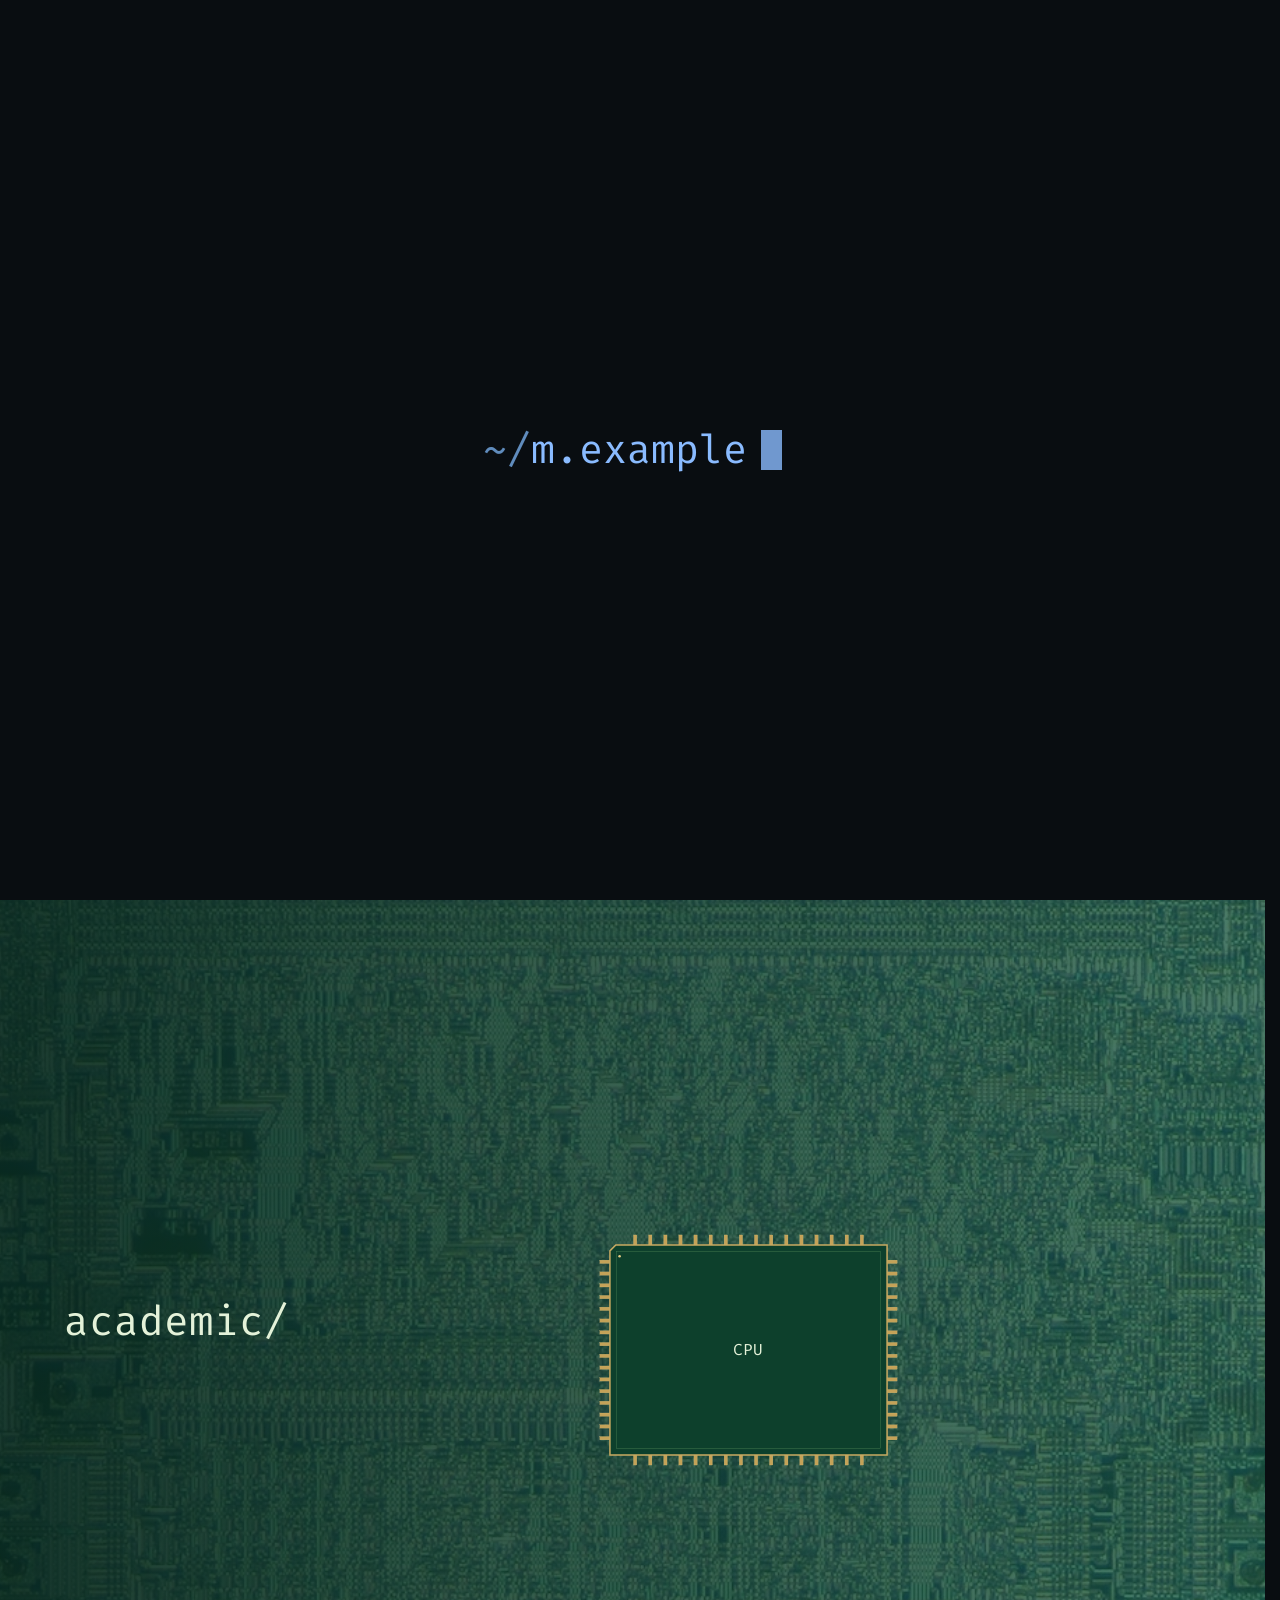
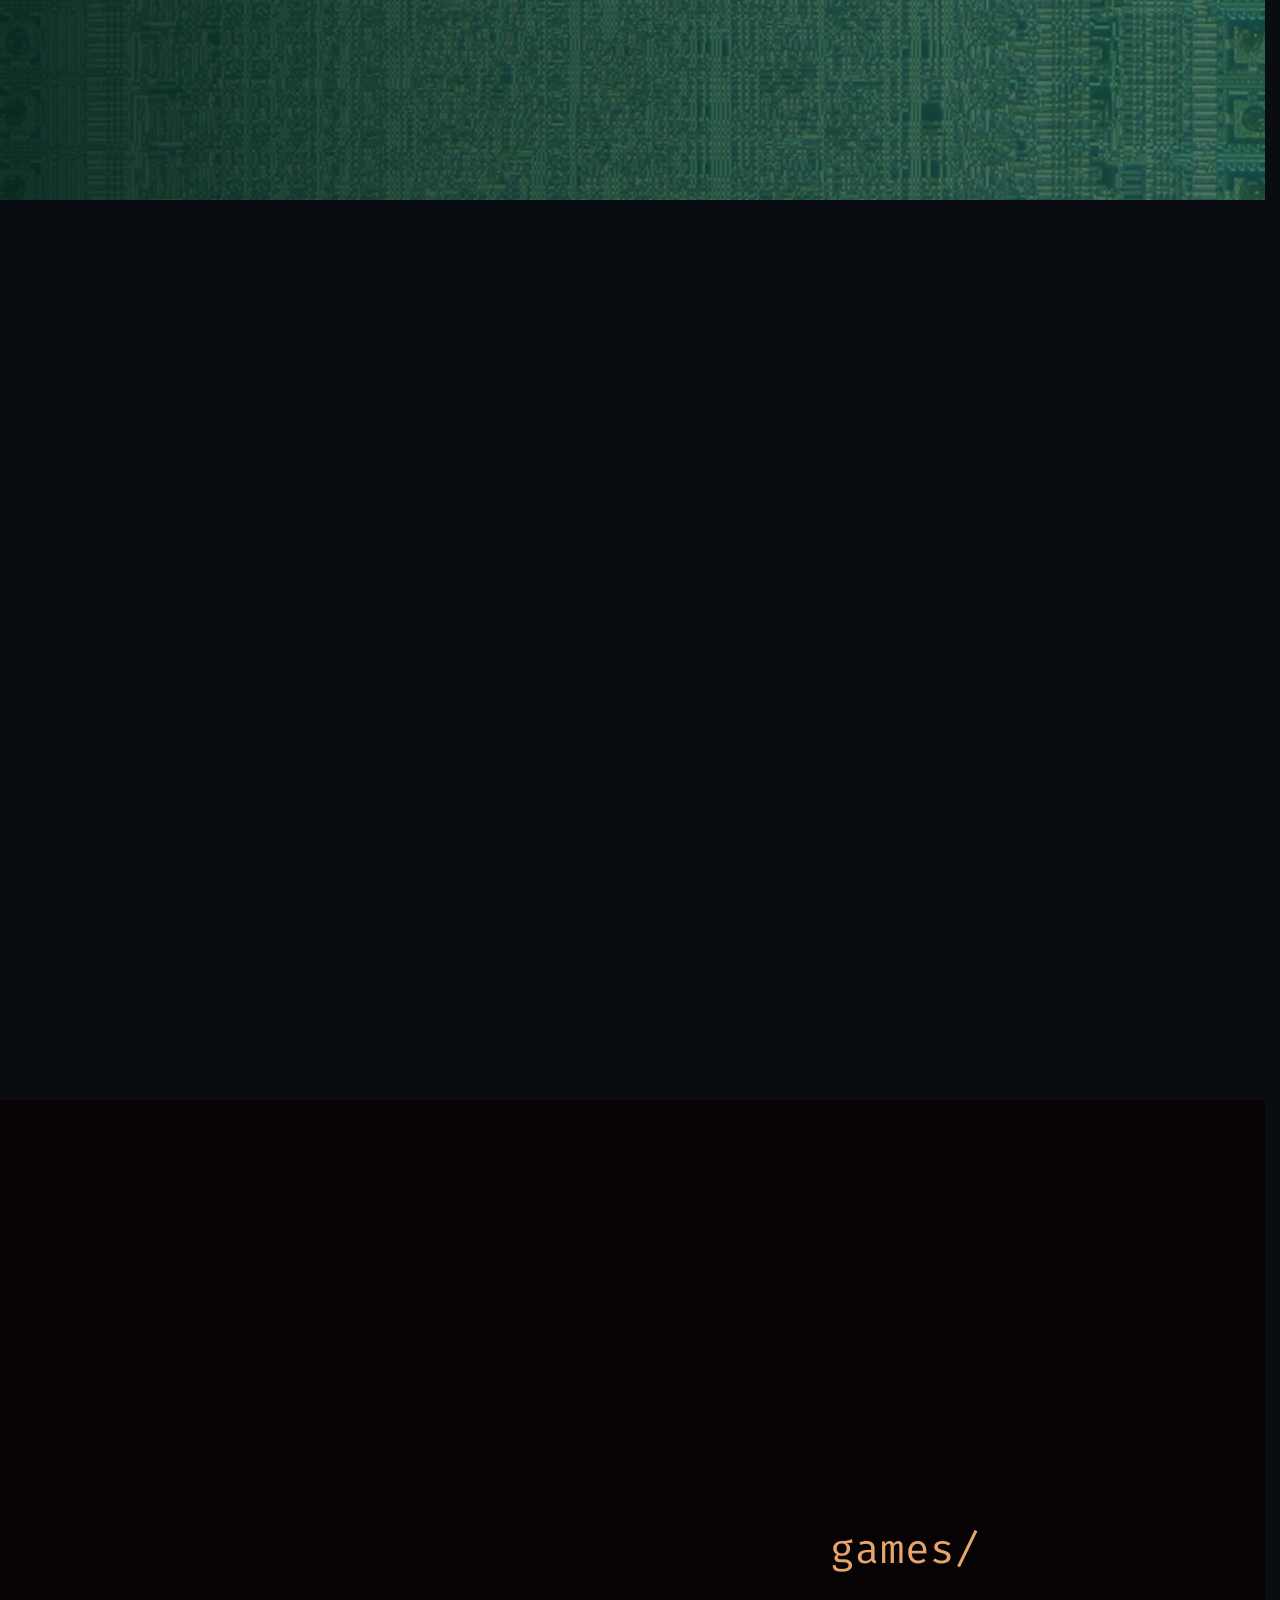
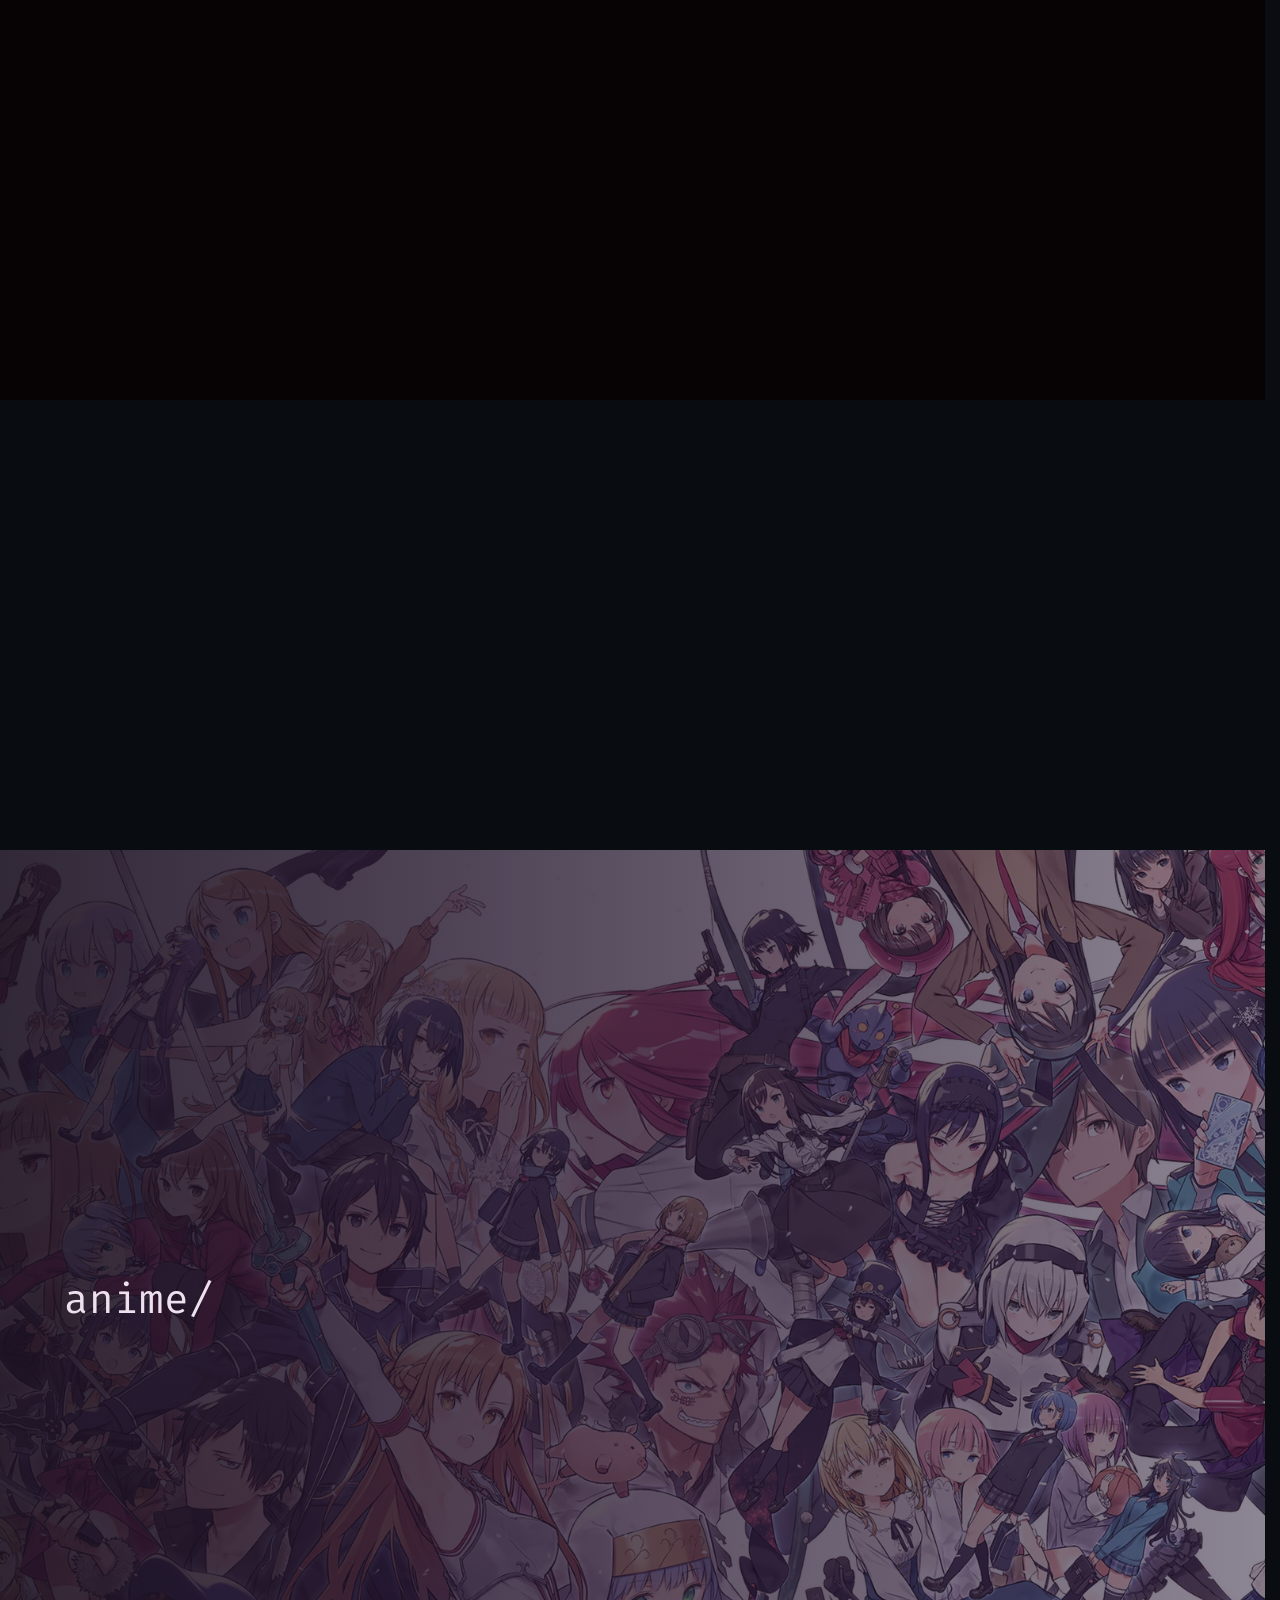
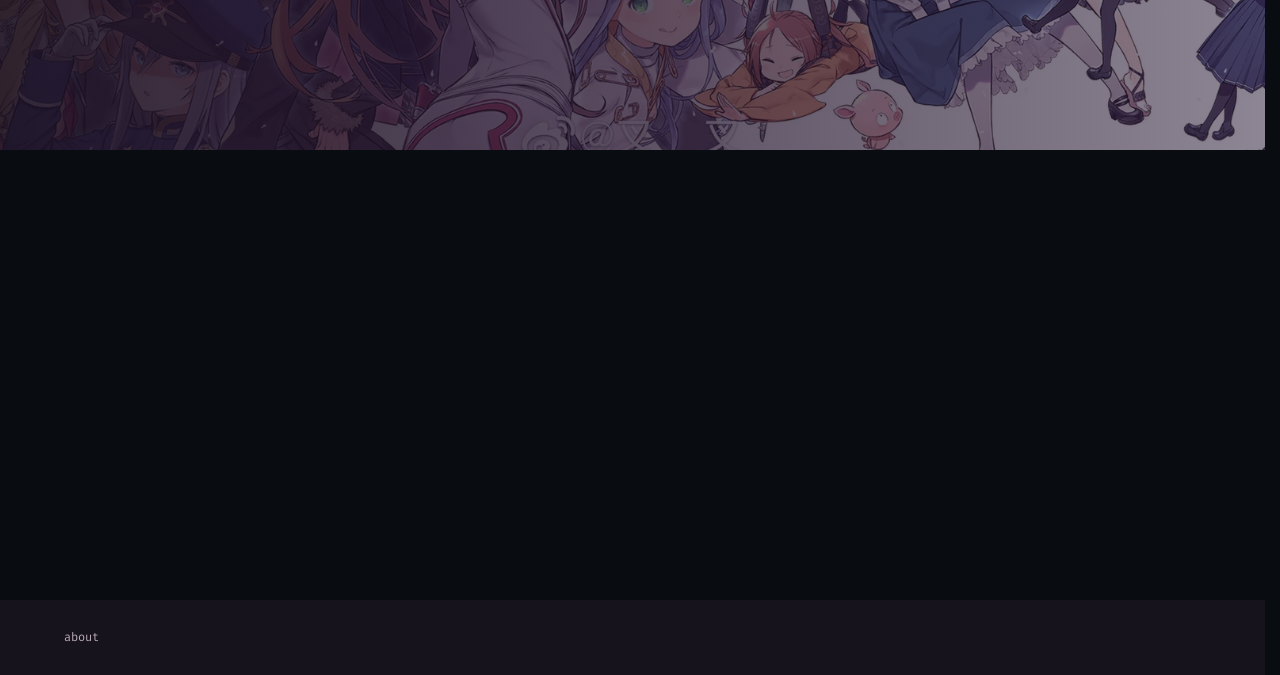
<file: index.html>
<!doctype html>
<html lang="en">
<head>
  <meta charset="utf-8">
<meta http-equiv="Content-Security-Policy" content="default-src 'self'; script-src 'self'; style-src 'self' 'unsafe-inline'; img-src 'self' data:; font-src 'self' data:; media-src 'self'; connect-src 'self'; object-src 'none'; base-uri 'self'; form-action 'none'">
  <meta name="viewport" content="width=device-width,initial-scale=1">
  <meta name="referrer" content="no-referrer">
  <meta name="robots" content="noindex,nofollow">
  <meta name="description" content="A fictional academic profile, a game library and an anime collection.">
  <title>M. Example — Home</title>
  <link rel="preload" href="assets/fonts/fira-code-latin.woff2" as="font" type="font/woff2" crossorigin>
  <link rel="stylesheet" href="assets/css/common.css">
  <link rel="stylesheet" href="assets/css/home.css">
  <link rel="stylesheet" href="assets/css/transitions.css">
  <script src="assets/js/transitions.js"></script>
  <script src="assets/js/common.js" defer></script>
  <script src="assets/js/home.js" defer></script>
</head>
<body class="night home-page">
  <a class="skip-link" href="#academic">Skip to sections</a>
  <main id="main" class="world-content home-scroll">
    <section class="home-intro" aria-label="Personal website">
      <h1><span aria-hidden="true">~/</span>m.example<span class="terminal-cursor" aria-hidden="true"></span></h1>
    </section>
    <section id="academic" class="chapter chapter--academic" data-chapter="academic" aria-labelledby="academic-title">
      <div class="chapter-scene">
        <div class="chapter-backdrop" aria-hidden="true"></div>
        <div class="chapter-layout">
          <h2 id="academic-title"><a href="academic.html">academic/</a></h2>
          <a class="chapter-art cpu-architecture" href="academic.html" aria-label="Open academic profile">
            <svg class="cpu-diagram" viewBox="0 0 1200 800" role="img" aria-label="A flat CPU unfolds into an Ibex-inspired instruction fetch and decode-execute datapath. Light pulses enter and leave its package pins." focusable="false">
              <defs>
              <marker id="cpu-arrow" viewBox="0 0 6 6" refX="5" refY="3" markerWidth="5" markerHeight="5" orient="auto-start-reverse"><path d="M0 0L6 3L0 6Z" fill="#98abb9"/></marker>
              <pattern id="cpu-register-rows" width="148" height="7" patternUnits="userSpaceOnUse"><path d="M0 1H148" stroke="#6f879a" stroke-width="1"/></pattern>
              <path id="cpu-net-0" data-direction="in" d="M0 156L170 156L204 190L270 190" pathLength="100"/>
              <path id="cpu-net-1" data-direction="in" d="M1200 174L1012 174L996 190L930 190" pathLength="100"/>
              <path id="cpu-net-2" data-direction="in" d="M306 0L306 84L330 108L330 150" pathLength="100"/>
              <path id="cpu-net-3" data-direction="out" d="M330 650L330 692L354 716L354 800" pathLength="100"/>
              <path id="cpu-net-4" data-direction="in" d="M0 170L156 170L204 218L270 218" pathLength="100"/>
              <path id="cpu-net-5" data-direction="out" d="M930 218L996 218L1026 188L1200 188" pathLength="100"/>
              <path id="cpu-net-6" data-direction="in" d="M328 0L328 70L366 108L366 150" pathLength="100"/>
              <path id="cpu-net-7" data-direction="out" d="M366 650L366 692L376 702L376 800" pathLength="100"/>
              <path id="cpu-net-8" data-direction="in" d="M0 184L142 184L204 246L270 246" pathLength="100"/>
              <path id="cpu-net-9" data-direction="out" d="M930 246L996 246L1040 202L1200 202" pathLength="100"/>
              <path id="cpu-net-10" data-direction="in" d="M350 0L350 56L402 108L402 150" pathLength="100"/>
              <path id="cpu-net-11" data-direction="in" d="M398 800L398 696L402 692L402 650" pathLength="100"/>
              <path id="cpu-net-12" data-direction="in" d="M0 198L128 198L204 274L270 274" pathLength="100"/>
              <path id="cpu-net-13" data-direction="out" d="M930 274L996 274L1054 216L1200 216" pathLength="100"/>
              <path id="cpu-net-14" data-direction="in" d="M372 0L372 42L438 108L438 150" pathLength="100"/>
              <path id="cpu-net-15" data-direction="in" d="M420 800L420 710L438 692L438 650" pathLength="100"/>
              <path id="cpu-net-16" data-direction="in" d="M0 288L190 288L204 302L270 302" pathLength="100"/>
              <path id="cpu-net-17" data-direction="in" d="M1200 310L1004 310L996 302L930 302" pathLength="100"/>
              <path id="cpu-net-18" data-direction="in" d="M466 0L466 100L474 108L474 150" pathLength="100"/>
              <path id="cpu-net-19" data-direction="out" d="M474 650L474 692L458 708L458 800" pathLength="100"/>
              <path id="cpu-net-20" data-direction="in" d="M0 302L176 302L204 330L270 330" pathLength="100"/>
              <path id="cpu-net-21" data-direction="out" d="M930 330L996 330L1002 324L1200 324" pathLength="100"/>
              <path id="cpu-net-22" data-direction="in" d="M488 0L488 86L510 108L510 150" pathLength="100"/>
              <path id="cpu-net-23" data-direction="out" d="M510 650L510 692L480 722L480 800" pathLength="100"/>
              <path id="cpu-net-24" data-direction="in" d="M0 316L162 316L204 358L270 358" pathLength="100"/>
              <path id="cpu-net-25" data-direction="out" d="M930 358L996 358L1016 338L1200 338" pathLength="100"/>
              <path id="cpu-net-26" data-direction="in" d="M510 0L510 72L546 108L546 150" pathLength="100"/>
              <path id="cpu-net-27" data-direction="in" d="M502 800L502 736L546 692L546 650" pathLength="100"/>
              <path id="cpu-net-28" data-direction="in" d="M0 330L148 330L204 386L270 386" pathLength="100"/>
              <path id="cpu-net-29" data-direction="out" d="M930 386L996 386L1030 352L1200 352" pathLength="100"/>
              <path id="cpu-net-30" data-direction="in" d="M532 0L532 58L582 108L582 150" pathLength="100"/>
              <path id="cpu-net-31" data-direction="in" d="M524 800L524 750L582 692L582 650" pathLength="100"/>
              <path id="cpu-net-32" data-direction="in" d="M0 436L182 436L204 414L270 414" pathLength="100"/>
              <path id="cpu-net-33" data-direction="in" d="M1200 400L1010 400L996 414L930 414" pathLength="100"/>
              <path id="cpu-net-34" data-direction="out" d="M618 150L618 108L636 90L636 0" pathLength="100"/>
              <path id="cpu-net-35" data-direction="out" d="M618 650L618 692L650 724L650 800" pathLength="100"/>
              <path id="cpu-net-36" data-direction="in" d="M0 450L196 450L204 442L270 442" pathLength="100"/>
              <path id="cpu-net-37" data-direction="out" d="M930 442L996 442L1024 414L1200 414" pathLength="100"/>
              <path id="cpu-net-38" data-direction="out" d="M654 150L654 108L658 104L658 0" pathLength="100"/>
              <path id="cpu-net-39" data-direction="out" d="M654 650L654 692L672 710L672 800" pathLength="100"/>
              <path id="cpu-net-40" data-direction="in" d="M0 464L198 464L204 470L270 470" pathLength="100"/>
              <path id="cpu-net-41" data-direction="out" d="M930 470L996 470L1038 428L1200 428" pathLength="100"/>
              <path id="cpu-net-42" data-direction="out" d="M690 150L690 108L680 98L680 0" pathLength="100"/>
              <path id="cpu-net-43" data-direction="in" d="M694 800L694 696L690 692L690 650" pathLength="100"/>
              <path id="cpu-net-44" data-direction="in" d="M0 478L184 478L204 498L270 498" pathLength="100"/>
              <path id="cpu-net-45" data-direction="out" d="M930 498L996 498L1052 442L1200 442" pathLength="100"/>
              <path id="cpu-net-46" data-direction="out" d="M726 150L726 108L702 84L702 0" pathLength="100"/>
              <path id="cpu-net-47" data-direction="in" d="M716 800L716 702L726 692L726 650" pathLength="100"/>
              <path id="cpu-net-48" data-direction="out" d="M270 526L204 526L168 562L0 562" pathLength="100"/>
              <path id="cpu-net-49" data-direction="in" d="M1200 546L1016 546L996 526L930 526" pathLength="100"/>
              <path id="cpu-net-50" data-direction="out" d="M762 150L762 108L798 72L798 0" pathLength="100"/>
              <path id="cpu-net-51" data-direction="out" d="M762 650L762 692L758 696L758 800" pathLength="100"/>
              <path id="cpu-net-52" data-direction="out" d="M270 554L204 554L182 576L0 576" pathLength="100"/>
              <path id="cpu-net-53" data-direction="out" d="M930 554L996 554L1002 560L1200 560" pathLength="100"/>
              <path id="cpu-net-54" data-direction="out" d="M798 150L798 108L820 86L820 0" pathLength="100"/>
              <path id="cpu-net-55" data-direction="out" d="M798 650L798 692L780 710L780 800" pathLength="100"/>
              <path id="cpu-net-56" data-direction="out" d="M270 582L204 582L196 590L0 590" pathLength="100"/>
              <path id="cpu-net-57" data-direction="out" d="M930 582L996 582L1004 574L1200 574" pathLength="100"/>
              <path id="cpu-net-58" data-direction="out" d="M834 150L834 108L842 100L842 0" pathLength="100"/>
              <path id="cpu-net-59" data-direction="in" d="M802 800L802 724L834 692L834 650" pathLength="100"/>
              <path id="cpu-net-60" data-direction="out" d="M270 610L204 610L198 604L0 604" pathLength="100"/>
              <path id="cpu-net-61" data-direction="out" d="M930 610L996 610L1018 588L1200 588" pathLength="100"/>
              <path id="cpu-net-62" data-direction="out" d="M870 150L870 108L864 102L864 0" pathLength="100"/>
              <path id="cpu-net-63" data-direction="in" d="M824 800L824 738L870 692L870 650" pathLength="100"/>
              </defs>
              <g class="cpu-assembly">
              <g class="cpu-io cpu-traces" aria-hidden="true">
              <use href="#cpu-net-0"/>
              <use href="#cpu-net-1"/>
              <use href="#cpu-net-2"/>
              <use href="#cpu-net-3"/>
              <use href="#cpu-net-4"/>
              <use href="#cpu-net-5"/>
              <use href="#cpu-net-6"/>
              <use href="#cpu-net-7"/>
              <use href="#cpu-net-8"/>
              <use href="#cpu-net-9"/>
              <use href="#cpu-net-10"/>
              <use href="#cpu-net-11"/>
              <use href="#cpu-net-12"/>
              <use href="#cpu-net-13"/>
              <use href="#cpu-net-14"/>
              <use href="#cpu-net-15"/>
              <use href="#cpu-net-16"/>
              <use href="#cpu-net-17"/>
              <use href="#cpu-net-18"/>
              <use href="#cpu-net-19"/>
              <use href="#cpu-net-20"/>
              <use href="#cpu-net-21"/>
              <use href="#cpu-net-22"/>
              <use href="#cpu-net-23"/>
              <use href="#cpu-net-24"/>
              <use href="#cpu-net-25"/>
              <use href="#cpu-net-26"/>
              <use href="#cpu-net-27"/>
              <use href="#cpu-net-28"/>
              <use href="#cpu-net-29"/>
              <use href="#cpu-net-30"/>
              <use href="#cpu-net-31"/>
              <use href="#cpu-net-32"/>
              <use href="#cpu-net-33"/>
              <use href="#cpu-net-34"/>
              <use href="#cpu-net-35"/>
              <use href="#cpu-net-36"/>
              <use href="#cpu-net-37"/>
              <use href="#cpu-net-38"/>
              <use href="#cpu-net-39"/>
              <use href="#cpu-net-40"/>
              <use href="#cpu-net-41"/>
              <use href="#cpu-net-42"/>
              <use href="#cpu-net-43"/>
              <use href="#cpu-net-44"/>
              <use href="#cpu-net-45"/>
              <use href="#cpu-net-46"/>
              <use href="#cpu-net-47"/>
              <use href="#cpu-net-48"/>
              <use href="#cpu-net-49"/>
              <use href="#cpu-net-50"/>
              <use href="#cpu-net-51"/>
              <use href="#cpu-net-52"/>
              <use href="#cpu-net-53"/>
              <use href="#cpu-net-54"/>
              <use href="#cpu-net-55"/>
              <use href="#cpu-net-56"/>
              <use href="#cpu-net-57"/>
              <use href="#cpu-net-58"/>
              <use href="#cpu-net-59"/>
              <use href="#cpu-net-60"/>
              <use href="#cpu-net-61"/>
              <use href="#cpu-net-62"/>
              <use href="#cpu-net-63"/>
              </g>
              <g class="cpu-shell"><g class="cpu-pins"><rect x="326" y="126" width="8" height="24"/><rect x="326" y="650" width="8" height="24"/><rect x="246" y="186" width="24" height="8"/><rect x="930" y="186" width="24" height="8"/><rect x="362" y="126" width="8" height="24"/><rect x="362" y="650" width="8" height="24"/><rect x="246" y="214" width="24" height="8"/><rect x="930" y="214" width="24" height="8"/><rect x="398" y="126" width="8" height="24"/><rect x="398" y="650" width="8" height="24"/><rect x="246" y="242" width="24" height="8"/><rect x="930" y="242" width="24" height="8"/><rect x="434" y="126" width="8" height="24"/><rect x="434" y="650" width="8" height="24"/><rect x="246" y="270" width="24" height="8"/><rect x="930" y="270" width="24" height="8"/><rect x="470" y="126" width="8" height="24"/><rect x="470" y="650" width="8" height="24"/><rect x="246" y="298" width="24" height="8"/><rect x="930" y="298" width="24" height="8"/><rect x="506" y="126" width="8" height="24"/><rect x="506" y="650" width="8" height="24"/><rect x="246" y="326" width="24" height="8"/><rect x="930" y="326" width="24" height="8"/><rect x="542" y="126" width="8" height="24"/><rect x="542" y="650" width="8" height="24"/><rect x="246" y="354" width="24" height="8"/><rect x="930" y="354" width="24" height="8"/><rect x="578" y="126" width="8" height="24"/><rect x="578" y="650" width="8" height="24"/><rect x="246" y="382" width="24" height="8"/><rect x="930" y="382" width="24" height="8"/><rect x="614" y="126" width="8" height="24"/><rect x="614" y="650" width="8" height="24"/><rect x="246" y="410" width="24" height="8"/><rect x="930" y="410" width="24" height="8"/><rect x="650" y="126" width="8" height="24"/><rect x="650" y="650" width="8" height="24"/><rect x="246" y="438" width="24" height="8"/><rect x="930" y="438" width="24" height="8"/><rect x="686" y="126" width="8" height="24"/><rect x="686" y="650" width="8" height="24"/><rect x="246" y="466" width="24" height="8"/><rect x="930" y="466" width="24" height="8"/><rect x="722" y="126" width="8" height="24"/><rect x="722" y="650" width="8" height="24"/><rect x="246" y="494" width="24" height="8"/><rect x="930" y="494" width="24" height="8"/><rect x="758" y="126" width="8" height="24"/><rect x="758" y="650" width="8" height="24"/><rect x="246" y="522" width="24" height="8"/><rect x="930" y="522" width="24" height="8"/><rect x="794" y="126" width="8" height="24"/><rect x="794" y="650" width="8" height="24"/><rect x="246" y="550" width="24" height="8"/><rect x="930" y="550" width="24" height="8"/><rect x="830" y="126" width="8" height="24"/><rect x="830" y="650" width="8" height="24"/><rect x="246" y="578" width="24" height="8"/><rect x="930" y="578" width="24" height="8"/><rect x="866" y="126" width="8" height="24"/><rect x="866" y="650" width="8" height="24"/><rect x="246" y="606" width="24" height="8"/><rect x="930" y="606" width="24" height="8"/></g>
              <path class="cpu-package" d="M284 150H930V650H270V164Z"/>
              <rect class="cpu-die-boundary" x="286" y="166" width="628" height="468"/><circle class="cpu-pin-one" cx="293" cy="177" r="3"/></g>
              <text class="cpu-cover-label" x="600" y="412">CPU</text>
              <g class="cpu-core">
              <g class="cpu-stage cpu-fetch"><path class="cpu-stage-boundary" d="M304 218H458V528H304Z"/>
              <text class="cpu-stage-label cpu-label-desktop" x="381" y="204">Instruction fetch</text><text class="cpu-stage-label cpu-label-mobile" x="381" y="204">Fetch</text>
              <rect class="cpu-block" x="320" y="230" width="122" height="46"/><text x="381" y="259" class="cpu-label-desktop">PC</text><text x="381" y="259" class="cpu-label-mobile">PC</text>
              <rect class="cpu-block" x="320" y="314" width="122" height="70"/><text class="cpu-label-desktop" x="381" y="343">Prefetch</text><text class="cpu-label-desktop" x="381" y="366">buffer</text><text class="cpu-label-mobile" x="381" y="356">IF</text>
              <g class="cpu-details"><rect class="cpu-block" x="320" y="432" width="122" height="70"/><text class="cpu-label-desktop" x="381" y="461">Compressed</text><text class="cpu-label-desktop" x="381" y="484">decoder</text><text class="cpu-label-mobile" x="381" y="474">RVC</text></g></g>
              <g class="cpu-stage cpu-execute"><path class="cpu-stage-boundary" d="M494 218H890V528H494Z"/><text class="cpu-stage-label" x="692" y="204">Decode / execute</text>
              <rect class="cpu-block" x="510" y="230" width="164" height="64"/><text x="592" y="268" class="cpu-label-desktop">Register file</text><text x="592" y="268" class="cpu-label-mobile">RF</text>
              <rect class="cpu-details cpu-register-rows" x="520" y="276" width="144" height="14"/>
              <rect class="cpu-block" x="710" y="230" width="164" height="64"/><text x="792" y="268" class="cpu-label-desktop">Controller</text><text x="792" y="268" class="cpu-label-mobile">CTRL</text>
              <rect class="cpu-block" x="510" y="334" width="164" height="62"/><text x="592" y="371" class="cpu-label-desktop">Decoder</text><text x="592" y="371" class="cpu-label-mobile">DEC</text>
              <path class="cpu-block cpu-alu-symbol" d="M710 334V356L726 365L710 374V396L874 378V352Z"/><text x="792" y="372" class="cpu-label-desktop">ALU</text><text x="792" y="372" class="cpu-label-mobile">ALU</text>
              <g class="cpu-details"><rect class="cpu-block" x="510" y="442" width="164" height="62"/><text x="592" y="479" class="cpu-label-desktop">CSRs</text><text x="592" y="479" class="cpu-label-mobile">CSR</text><rect class="cpu-block" x="710" y="442" width="164" height="62"/><text x="792" y="479" class="cpu-label-desktop">Mul / div</text><text x="792" y="479" class="cpu-label-mobile">M/D</text></g></g>
              <g class="cpu-details"><rect class="cpu-pipeline-register" x="474" y="318" width="8" height="192"/><rect class="cpu-block" x="710" y="558" width="164" height="58"/><text x="792" y="593" class="cpu-label-desktop">Load / store</text><text x="792" y="593" class="cpu-label-mobile">LSU</text></g>
              </g>
              <g class="cpu-bus"><g class="cpu-datapath" marker-end="url(#cpu-arrow)">
              <path d="M381 276V314"/>
              <path d="M381 384V432"/>
              <path d="M442 466H478V365H510"/>
              <path d="M674 262H694V350H710"/>
              <path d="M674 365H726"/>
              <path d="M592 294V334"/>
              <path d="M592 396V442"/>
              <path d="M792 442V414H694V382H710"/>
              <path d="M874 366H906V540H792V558"/>
              <path d="M874 366H906V532H592V294"/>
              <path d="M874 586H930"/>
              <path d="M270 330H296V349H320"/>
              <path d="M798 650V628H792V616"/>
              <path d="M474 650V532H592"/>
              <path d="M438 150V174H314V253H320"/>
              </g><path class="cpu-control-path" d="M710 262H700V308H308V253H320 M874 358H898V174H306V253H320"/><g class="cpu-junctions"><circle cx="592" cy="532" r="2.6"/><circle cx="906" cy="532" r="2.6"/></g>
              <g class="cpu-signals cpu-internal-signals" aria-hidden="true"><path d="M270 330H296V349H320" pathLength="100" style="--phase:-.6s"/><path d="M674 262H694V350H710" pathLength="100" style="--phase:-2s"/><path class="cpu-signal-out" d="M874 366H906V540H792V558" pathLength="100" style="--phase:-3.1s"/><path class="cpu-signal-out" d="M874 586H930" pathLength="100" style="--phase:-1.2s"/></g></g>
              <g class="cpu-io cpu-signals cpu-io-signals" aria-hidden="true">
              <use class="cpu-signal-in" href="#cpu-net-0" data-pin-side="0"/>
              <use class="cpu-signal-in" href="#cpu-net-1" data-pin-side="1"/>
              <use class="cpu-signal-in" href="#cpu-net-2" data-pin-side="2"/>
              <use class="cpu-signal-out" href="#cpu-net-3" data-pin-side="3"/>
              <use class="cpu-signal-in" href="#cpu-net-4" data-pin-side="0"/>
              <use class="cpu-signal-out" href="#cpu-net-5" data-pin-side="1"/>
              <use class="cpu-signal-in" href="#cpu-net-6" data-pin-side="2"/>
              <use class="cpu-signal-out" href="#cpu-net-7" data-pin-side="3"/>
              <use class="cpu-signal-in" href="#cpu-net-8" data-pin-side="0"/>
              <use class="cpu-signal-out" href="#cpu-net-9" data-pin-side="1"/>
              <use class="cpu-signal-in" href="#cpu-net-10" data-pin-side="2"/>
              <use class="cpu-signal-in" href="#cpu-net-11" data-pin-side="3"/>
              <use class="cpu-signal-in" href="#cpu-net-12" data-pin-side="0"/>
              <use class="cpu-signal-out" href="#cpu-net-13" data-pin-side="1"/>
              <use class="cpu-signal-in" href="#cpu-net-14" data-pin-side="2"/>
              <use class="cpu-signal-in" href="#cpu-net-15" data-pin-side="3"/>
              <use class="cpu-signal-in" href="#cpu-net-16" data-pin-side="0"/>
              <use class="cpu-signal-in" href="#cpu-net-17" data-pin-side="1"/>
              <use class="cpu-signal-in" href="#cpu-net-18" data-pin-side="2"/>
              <use class="cpu-signal-out" href="#cpu-net-19" data-pin-side="3"/>
              <use class="cpu-signal-in" href="#cpu-net-20" data-pin-side="0"/>
              <use class="cpu-signal-out" href="#cpu-net-21" data-pin-side="1"/>
              <use class="cpu-signal-in" href="#cpu-net-22" data-pin-side="2"/>
              <use class="cpu-signal-out" href="#cpu-net-23" data-pin-side="3"/>
              <use class="cpu-signal-in" href="#cpu-net-24" data-pin-side="0"/>
              <use class="cpu-signal-out" href="#cpu-net-25" data-pin-side="1"/>
              <use class="cpu-signal-in" href="#cpu-net-26" data-pin-side="2"/>
              <use class="cpu-signal-in" href="#cpu-net-27" data-pin-side="3"/>
              <use class="cpu-signal-in" href="#cpu-net-28" data-pin-side="0"/>
              <use class="cpu-signal-out" href="#cpu-net-29" data-pin-side="1"/>
              <use class="cpu-signal-in" href="#cpu-net-30" data-pin-side="2"/>
              <use class="cpu-signal-in" href="#cpu-net-31" data-pin-side="3"/>
              <use class="cpu-signal-in" href="#cpu-net-32" data-pin-side="0"/>
              <use class="cpu-signal-in" href="#cpu-net-33" data-pin-side="1"/>
              <use class="cpu-signal-out" href="#cpu-net-34" data-pin-side="2"/>
              <use class="cpu-signal-out" href="#cpu-net-35" data-pin-side="3"/>
              <use class="cpu-signal-in" href="#cpu-net-36" data-pin-side="0"/>
              <use class="cpu-signal-out" href="#cpu-net-37" data-pin-side="1"/>
              <use class="cpu-signal-out" href="#cpu-net-38" data-pin-side="2"/>
              <use class="cpu-signal-out" href="#cpu-net-39" data-pin-side="3"/>
              <use class="cpu-signal-in" href="#cpu-net-40" data-pin-side="0"/>
              <use class="cpu-signal-out" href="#cpu-net-41" data-pin-side="1"/>
              <use class="cpu-signal-out" href="#cpu-net-42" data-pin-side="2"/>
              <use class="cpu-signal-in" href="#cpu-net-43" data-pin-side="3"/>
              <use class="cpu-signal-in" href="#cpu-net-44" data-pin-side="0"/>
              <use class="cpu-signal-out" href="#cpu-net-45" data-pin-side="1"/>
              <use class="cpu-signal-out" href="#cpu-net-46" data-pin-side="2"/>
              <use class="cpu-signal-in" href="#cpu-net-47" data-pin-side="3"/>
              <use class="cpu-signal-out" href="#cpu-net-48" data-pin-side="0"/>
              <use class="cpu-signal-in" href="#cpu-net-49" data-pin-side="1"/>
              <use class="cpu-signal-out" href="#cpu-net-50" data-pin-side="2"/>
              <use class="cpu-signal-out" href="#cpu-net-51" data-pin-side="3"/>
              <use class="cpu-signal-out" href="#cpu-net-52" data-pin-side="0"/>
              <use class="cpu-signal-out" href="#cpu-net-53" data-pin-side="1"/>
              <use class="cpu-signal-out" href="#cpu-net-54" data-pin-side="2"/>
              <use class="cpu-signal-out" href="#cpu-net-55" data-pin-side="3"/>
              <use class="cpu-signal-out" href="#cpu-net-56" data-pin-side="0"/>
              <use class="cpu-signal-out" href="#cpu-net-57" data-pin-side="1"/>
              <use class="cpu-signal-out" href="#cpu-net-58" data-pin-side="2"/>
              <use class="cpu-signal-in" href="#cpu-net-59" data-pin-side="3"/>
              <use class="cpu-signal-out" href="#cpu-net-60" data-pin-side="0"/>
              <use class="cpu-signal-out" href="#cpu-net-61" data-pin-side="1"/>
              <use class="cpu-signal-out" href="#cpu-net-62" data-pin-side="2"/>
              <use class="cpu-signal-in" href="#cpu-net-63" data-pin-side="3"/>
              </g></g></svg>
          </a>
        </div>
      </div>
    </section>
    <section id="games" class="chapter chapter--games" data-chapter="games" aria-labelledby="games-title">
      <div class="chapter-scene">
        <div class="chapter-backdrop" aria-hidden="true"></div>
        <canvas class="chapter-atmosphere" data-atmosphere="embers" aria-hidden="true"></canvas>
        <div class="chapter-layout">
          <h2 id="games-title"><a href="games.html">games/</a></h2>
          <a class="chapter-art" href="games.html" aria-label="Open game library">
            <img src="assets/images/games/darksouls1ptd.webp" alt="A black knight holding a sword amid curling fire" width="1920" height="1440" loading="lazy">
          </a>
        </div>
      </div>
    </section>
    <section id="anime" class="chapter chapter--anime" data-chapter="anime" aria-labelledby="anime-title">
      <div class="chapter-scene">
        <div class="chapter-backdrop" aria-hidden="true"></div>
        <canvas class="chapter-atmosphere" data-atmosphere="sakura" aria-hidden="true"></canvas>
        <div class="chapter-layout">
          <h2 id="anime-title"><a href="anime.html">anime/</a></h2>
          <a class="chapter-art" href="anime.html" aria-label="Open anime collection">
            <img src="assets/images/anime/sao.webp" alt="Characters from Sword Art Online with a floating castle behind them" width="1920" height="1080" loading="lazy">
            <span class="anime-strip anime-strip--left" aria-hidden="true"></span>
            <span class="anime-strip anime-strip--middle" aria-hidden="true"></span>
            <span class="anime-strip anime-strip--right" aria-hidden="true"></span>
          </a>
        </div>
      </div>
    </section>
  </main>
  <footer class="home-footer"><a href="design.html">about</a></footer>
</body>
</html>
</file>
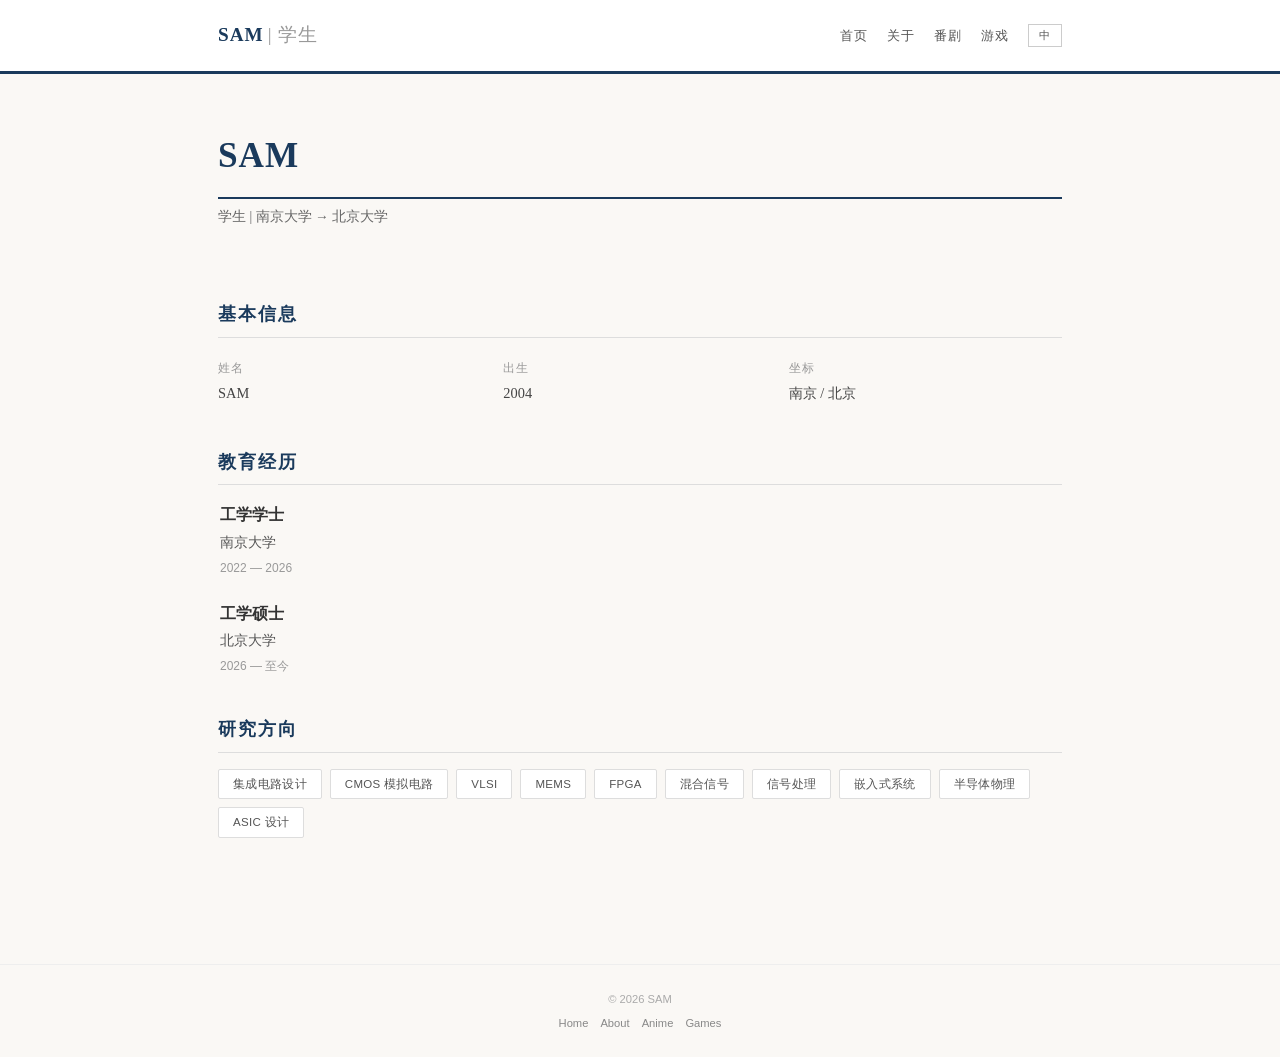
<file: about.html>
<!DOCTYPE html>
<html lang="zh-CN">
<head>
<meta charset="UTF-8">
<meta name="viewport" content="width=device-width, initial-scale=1.0">
<title data-i18n="page_title">SAM | About</title>
<style>
*,*::before,*::after{margin:0;padding:0;box-sizing:border-box}
html{scroll-behavior:smooth}
body{font-family:Georgia,'Times New Roman','Noto Serif SC',serif;background:#faf8f5;color:#2c2c2c;min-height:100vh;line-height:1.8}
::selection{background:#1a3a5c22;color:#1a3a5c}
.top-bar{background:#fff;border-bottom:3px solid #1a3a5c;padding:18px 0;position:sticky;top:0;z-index:100}
.top-bar .inner{max-width:900px;margin:0 auto;padding:0 28px;display:flex;justify-content:space-between;align-items:center}
.top-bar .name{font-size:1.2rem;font-weight:700;color:#1a3a5c;letter-spacing:1px;text-transform:uppercase}
.top-bar .nav{display:flex;gap:20px;align-items:center}
.top-bar .nav a{color:#555;text-decoration:none;font-size:0.8rem;letter-spacing:0.5px;text-transform:uppercase;transition:color 0.2s;font-family:'Helvetica Neue',Arial,sans-serif}
.top-bar .nav a:hover{color:#1a3a5c}
.lang-btn{background:none;border:1px solid #ccc;color:#555;padding:3px 10px;font-family:'Helvetica Neue',Arial,sans-serif;font-size:0.7rem;letter-spacing:1px;cursor:pointer;transition:all 0.2s;text-transform:uppercase}
.lang-btn:hover{border-color:#1a3a5c;color:#1a3a5c}
.hero{max-width:900px;margin:0 auto;padding:50px 28px 30px}
.hero h1{font-size:2.2rem;font-weight:700;color:#1a3a5c;letter-spacing:1px;border-bottom:2px solid #1a3a5c;padding-bottom:10px;margin-bottom:6px}
.hero .affil{font-size:0.85rem;color:#666;margin-bottom:4px}
.content{max-width:900px;margin:0 auto;padding:0 28px 60px}
.section{margin:36px 0}
.section h2{font-size:1.1rem;font-weight:700;color:#1a3a5c;text-transform:uppercase;letter-spacing:2px;border-bottom:1px solid #ddd;padding-bottom:6px;margin-bottom:16px}
.edu-item{margin-bottom:20px;padding-left:2px}
.edu-item .degree{font-weight:700;font-size:1rem;color:#333}
.edu-item .school{font-size:0.9rem;color:#555}
.edu-item .period{font-size:0.75rem;color:#999;font-family:'Helvetica Neue',Arial,sans-serif;margin-top:2px}
.badges{display:flex;flex-wrap:wrap;gap:8px;margin:8px 0}
.badge{padding:4px 14px;border:1px solid #ddd;border-radius:2px;font-family:'Helvetica Neue',Arial,sans-serif;font-size:0.72rem;color:#555;transition:all 0.2s;background:#fff;letter-spacing:0.3px}
.badge:hover{border-color:#1a3a5c;color:#1a3a5c;background:#f0f4f8}
.profile-grid{display:grid;grid-template-columns:repeat(auto-fit,minmax(200px,1fr));gap:12px;margin:4px 0 8px}
.profile-item{padding:4px 0}
.profile-item .label{font-size:0.72rem;color:#999;text-transform:uppercase;letter-spacing:1px;font-family:'Helvetica Neue',Arial,sans-serif}
.profile-item .value{font-size:0.9rem;color:#444;margin-top:2px}
footer{text-align:center;padding:24px 0;margin-top:30px;border-top:1px solid #eee;color:#aaa;font-size:0.7rem;font-family:'Helvetica Neue',Arial,sans-serif}
footer a{color:#888;text-decoration:none;margin:0 6px}
footer a:hover{color:#1a3a5c}
@media(max-width:600px){.top-bar .inner{flex-direction:column;gap:10px}.hero h1{font-size:1.6rem}}
</style>
</head>
<body>
<div class="top-bar">
  <div class="inner">
    <div class="name">SAM<span style="font-weight:300;color:#999;margin-left:4px">| <span data-i18n="top_student">Student</span></span></div>
    <div class="nav">
      <a href="index.html" data-i18n="nav_home">Home</a>
      <a href="about.html" data-i18n="nav_about">About</a>
      <a href="anime.html" data-i18n="nav_anime">Anime</a>
      <a href="games.html" data-i18n="nav_games">Games</a>
      <button class="lang-btn" id="langToggle">中</button>
    </div>
  </div>
</div>

<div class="hero">
  <h1 data-i18n="hero_name">SAM</h1>
  <div class="affil" data-i18n="hero_affil">Student | Nanjing University → Peking University</div>
</div>

<div class="content">
  <div class="section">
    <h2 data-i18n="sec_profile">Profile</h2>
    <div class="profile-grid">
      <div class="profile-item"><div class="label" data-i18n="pro_name_label">Name</div><div class="value">SAM</div></div>
      <div class="profile-item"><div class="label" data-i18n="pro_birth_label">Date of Birth</div><div class="value">2004</div></div>
      <div class="profile-item"><div class="label" data-i18n="pro_loc_label">Location</div><div class="value" data-i18n="pro_loc_val">Nanjing / Beijing</div></div>
    </div>
  </div>

  <div class="section">
    <h2 data-i18n="sec_edu">Education</h2>
    <div class="edu-item">
      <div class="degree" data-i18n="edu1_title">工学学士</div>
      <div class="school" data-i18n="edu1_school">南京大学</div>
      <div class="period">2022 — 2026</div>
    </div>
    <div class="edu-item">
      <div class="degree" data-i18n="edu2_title">工学硕士</div>
      <div class="school" data-i18n="edu2_school">北京大学</div>
      <div class="period">2026 — <span data-i18n="edu2_period_present">至今</span></div>
    </div>
  </div>

  <div class="section">
    <h2 data-i18n="sec_research">Research Interests</h2>
    <div class="badges">
      <span class="badge" data-i18n="badge_ic">IC Design</span><span class="badge" data-i18n="badge_cmos">CMOS Analog</span><span class="badge" data-i18n="badge_vlsi">VLSI</span>
      <span class="badge" data-i18n="badge_mems">MEMS</span><span class="badge" data-i18n="badge_fpga">FPGA</span><span class="badge" data-i18n="badge_mixed">Mixed-Signal</span>
      <span class="badge" data-i18n="badge_signal">Signal Processing</span><span class="badge" data-i18n="badge_embedded">Embedded Systems</span>
      <span class="badge" data-i18n="badge_semi">Semiconductor Physics</span><span class="badge" data-i18n="badge_asic">ASIC Design</span>
    </div>
  </div>
</div>

<footer>
  <p>&copy; 2026 SAM</p>
  <p style="margin-top:4px"><a href="index.html">Home</a><a href="about.html">About</a><a href="anime.html">Anime</a><a href="games.html">Games</a></p>
</footer>

<script>
const i18n={
  zh:{page_title:'SAM | 关于',nav_home:'首页',nav_about:'关于',nav_anime:'番剧',nav_games:'游戏',
    hero_name:'SAM',hero_affil:'学生 | 南京大学 → 北京大学',
    sec_profile:'基本信息',pro_name_label:'姓名',pro_birth_label:'出生',pro_loc_label:'坐标',pro_loc_val:'南京 / 北京',
    sec_edu:'教育经历',edu1_title:'工学学士',edu1_school:'南京大学',edu2_title:'工学硕士',edu2_school:'北京大学',
    sec_research:'研究方向',top_student:'学生',badge_ic:'集成电路设计',badge_cmos:'CMOS 模拟电路',badge_vlsi:'VLSI',badge_mems:'MEMS',badge_fpga:'FPGA',badge_mixed:'混合信号',badge_signal:'信号处理',badge_embedded:'嵌入式系统',badge_semi:'半导体物理',badge_asic:'ASIC 设计',edu2_period_present:'至今'},
  en:{page_title:'SAM | About',nav_home:'Home',nav_about:'About',nav_anime:'Anime',nav_games:'Games',
    hero_name:'SAM',hero_affil:'Student | Nanjing University → Peking University',
    sec_profile:'Profile',pro_name_label:'Name',pro_birth_label:'Date of Birth',pro_loc_label:'Location',pro_loc_val:'Nanjing / Beijing',
    sec_edu:'Education',edu1_title:'B.Eng.',edu1_school:'Nanjing University',edu2_title:'M.Eng.',edu2_school:'Peking University',
    sec_research:'Research Interests',top_student:'Student',badge_ic:'IC Design',badge_cmos:'CMOS Analog',badge_vlsi:'VLSI',badge_mems:'MEMS',badge_fpga:'FPGA',badge_mixed:'Mixed-Signal',badge_signal:'Signal Processing',badge_embedded:'Embedded Systems',badge_semi:'Semiconductor Physics',badge_asic:'ASIC Design',edu2_period_present:'Present'}
};
function applyLang(l){localStorage.setItem('sam_lang',l);document.getElementById('langToggle').textContent=l==='zh'?'中':'EN';document.querySelectorAll('[data-i18n]').forEach(el=>{const k=el.dataset.i18n;if(i18n[l]&&i18n[l][k]) el.innerHTML=i18n[l][k]})}
const sl=localStorage.getItem('sam_lang')||'zh';document.getElementById('langToggle').textContent=sl==='zh'?'中':'EN';
document.getElementById('langToggle').addEventListener('click',()=>{const c=localStorage.getItem('sam_lang')||'zh';applyLang(c==='zh'?'en':'zh')});
setTimeout(()=>applyLang(sl),10);
</script>
</body>
</html>
</file>
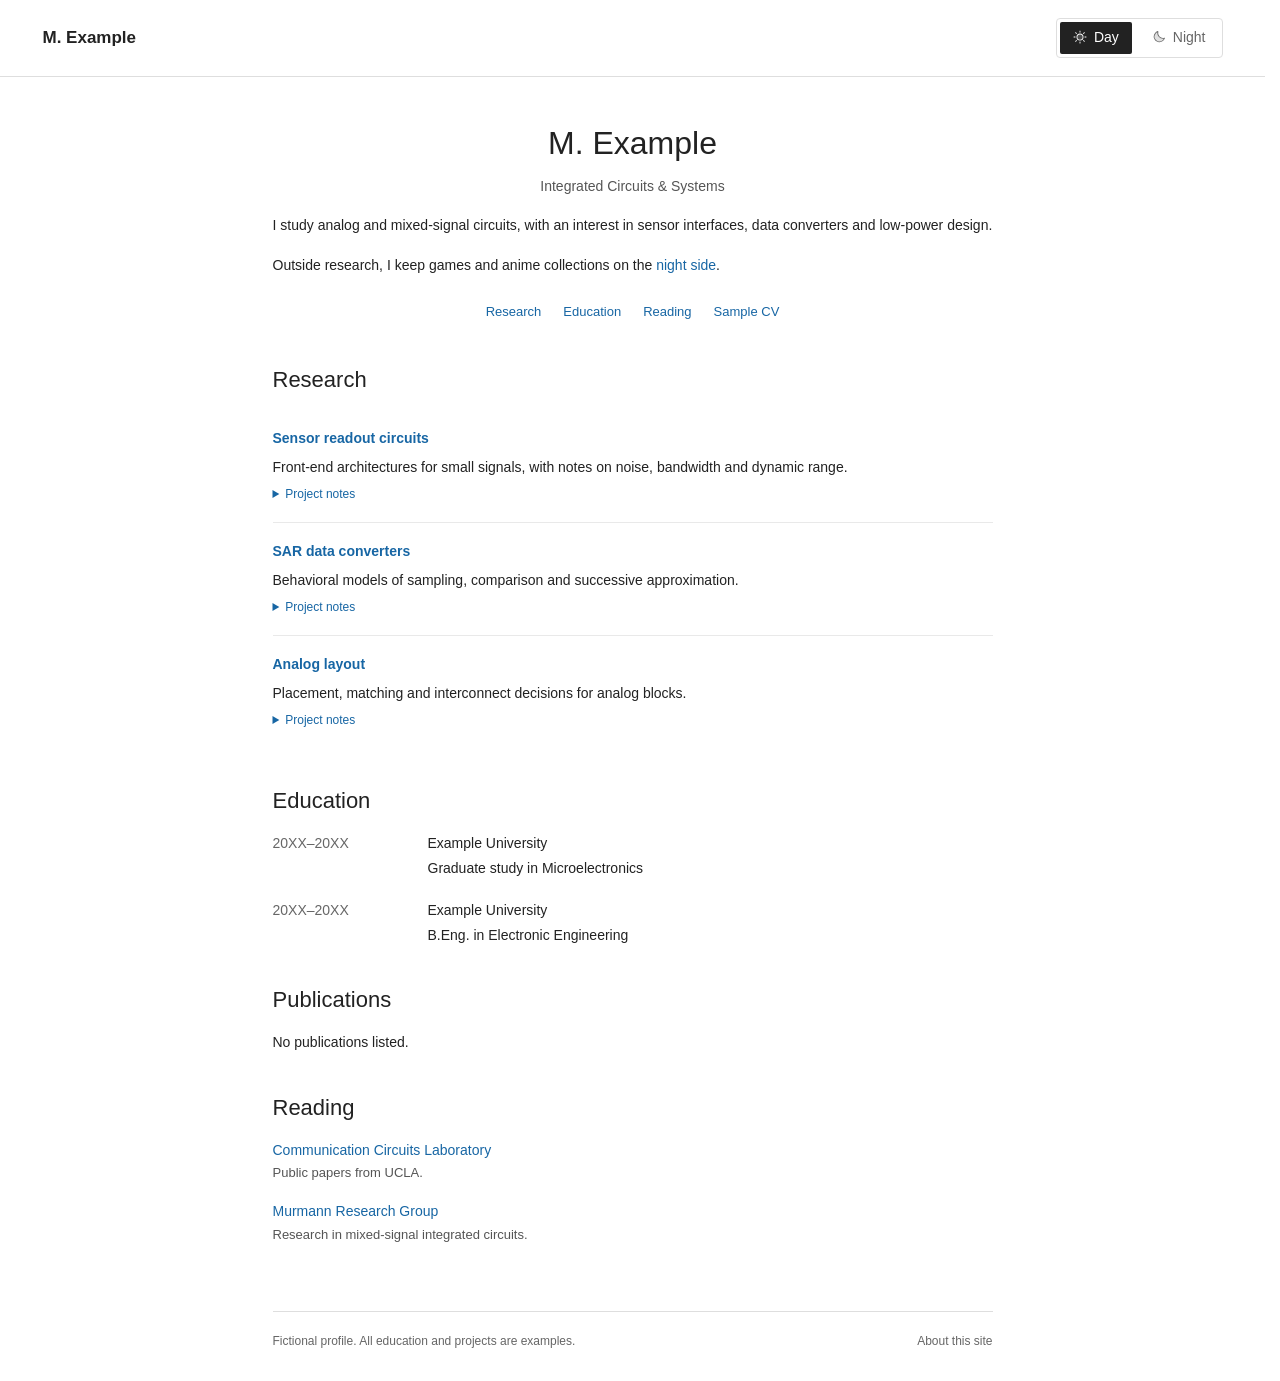
<file: academic.html>
<!doctype html>
<html lang="en">
<head><meta charset="utf-8">
<meta http-equiv="Content-Security-Policy" content="default-src 'self'; script-src 'self'; style-src 'self' 'unsafe-inline'; img-src 'self' data:; font-src 'self' data:; media-src 'self'; connect-src 'self'; object-src 'none'; base-uri 'self'; form-action 'none'"><meta name="viewport" content="width=device-width,initial-scale=1"><meta name="referrer" content="no-referrer"><meta name="robots" content="noindex,nofollow"><meta name="description" content="A fictional academic profile in integrated circuit design."><title>M. Example — Integrated Circuits</title><link rel="stylesheet" href="assets/css/common.css"><link rel="stylesheet" href="assets/css/academic.css"><link rel="stylesheet" href="assets/css/transitions.css"><script src="assets/js/transitions.js"></script><script src="assets/js/common.js" defer></script><script src="assets/js/academic.js" defer></script></head>
<body class="day"><a class="skip-link" href="#main">Skip to content</a>
<header class="site-header"><div class="header-inner"><a class="site-name" href="index.html" title="Home">M. Example</a><nav class="world-nav" aria-label="Site mode"><a href="academic.html" aria-current="page" title="Academic profile"><svg class="world-icon" viewBox="0 0 256 256" aria-hidden="true" focusable="false"><path d="M184,128a56,56,0,1,1-56-56A56,56,0,0,1,184,128Z" opacity="0.2"/><path d="M120,40V16a8,8,0,0,1,16,0V40a8,8,0,0,1-16,0Zm72,88a64,64,0,1,1-64-64A64.07,64.07,0,0,1,192,128Zm-16,0a48,48,0,1,0-48,48A48.05,48.05,0,0,0,176,128ZM58.34,69.66A8,8,0,0,0,69.66,58.34l-16-16A8,8,0,0,0,42.34,53.66Zm0,116.68-16,16a8,8,0,0,0,11.32,11.32l16-16a8,8,0,0,0-11.32-11.32ZM192,72a8,8,0,0,0,5.66-2.34l16-16a8,8,0,0,0-11.32-11.32l-16,16A8,8,0,0,0,192,72Zm5.66,114.34a8,8,0,0,0-11.32,11.32l16,16a8,8,0,0,0,11.32-11.32ZM48,128a8,8,0,0,0-8-8H16a8,8,0,0,0,0,16H40A8,8,0,0,0,48,128Zm80,80a8,8,0,0,0-8,8v24a8,8,0,0,0,16,0V216A8,8,0,0,0,128,208Zm112-88H216a8,8,0,0,0,0,16h24a8,8,0,0,0,0-16Z"/></svg>Day</a><a href="games.html" data-night-link title="Games and anime"><svg class="world-icon" viewBox="0 0 256 256" aria-hidden="true" focusable="false"><path d="M227.89,147.89A96,96,0,1,1,108.11,28.11,96.09,96.09,0,0,0,227.89,147.89Z" opacity="0.2"/><path d="M233.54,142.23a8,8,0,0,0-8-2,88.08,88.08,0,0,1-109.8-109.8,8,8,0,0,0-10-10,104.84,104.84,0,0,0-52.91,37A104,104,0,0,0,136,224a103.09,103.09,0,0,0,62.52-20.88,104.84,104.84,0,0,0,37-52.91A8,8,0,0,0,233.54,142.23ZM188.9,190.34A88,88,0,0,1,65.66,67.11a89,89,0,0,1,31.4-26A106,106,0,0,0,96,56,104.11,104.11,0,0,0,200,160a106,106,0,0,0,14.92-1.06A89,89,0,0,1,188.9,190.34Z"/></svg>Night</a></nav></div></header><div class="world-content">
<main id="main" class="academic-paper">
<section class="intro"><h1>M. Example</h1><p class="affiliation">Integrated Circuits &amp; Systems</p><p>I study analog and mixed-signal circuits, with an interest in sensor interfaces, data converters and low-power design.</p><p>Outside research, I keep games and anime collections on the <a href="games.html" data-night-link>night side</a>.</p><nav class="profile-links" aria-label="Academic sections"><a href="#research">Research</a><a href="#education">Education</a><a href="#reading">Reading</a><button class="text-button" id="export-profile" type="button">Sample CV</button></nav></section>
<section id="research"><h2>Research</h2>
<article class="research-row"><h3>Sensor readout circuits</h3><p>Front-end architectures for small signals, with notes on noise, bandwidth and dynamic range.</p><details><summary>Project notes</summary><p>A concept study comparing the signal path of a resistive-feedback front end and a charge amplifier. The notes cover requirements, architecture choices and a plan for simulation.</p></details></article>
<article class="research-row"><h3>SAR data converters</h3><p>Behavioral models of sampling, comparison and successive approximation.</p><details><summary>Project notes</summary><p>A model-first study of the conversion sequence. Each non-ideal effect is added separately so its contribution can be compared with the ideal model.</p></details></article>
<article class="research-row"><h3>Analog layout</h3><p>Placement, matching and interconnect decisions for analog blocks.</p><details><summary>Project notes</summary><p>A collection of conceptual layout exercises, connecting schematic requirements to placement and routing choices. No process files or device measurements are included.</p></details></article>
</section>
<section id="education"><h2>Education</h2><dl class="education-list"><div><dt>20XX–20XX</dt><dd><strong>Example University</strong><br>Graduate study in Microelectronics</dd></div><div><dt>20XX–20XX</dt><dd><strong>Example University</strong><br>B.Eng. in Electronic Engineering</dd></div></dl></section>
<section id="publications"><h2>Publications</h2><p>No publications listed.</p></section>
<section id="reading"><h2>Reading</h2><ul class="reading-list"><li><a href="https://www.seas.ucla.edu/brweb/journal.html" target="_blank" rel="noopener noreferrer">Communication Circuits Laboratory</a><span>Public papers from UCLA.</span></li><li><a href="https://murmann-group.github.io/" target="_blank" rel="noopener noreferrer">Murmann Research Group</a><span>Research in mixed-signal integrated circuits.</span></li></ul></section>
</main><footer class="site-footer"><p>Fictional profile. All education and projects are examples.</p><a href="design.html">About this site</a></footer></div><p id="profile-toast" class="download-status" role="status" hidden>Sample CV downloaded.</p></body></html>
</file>
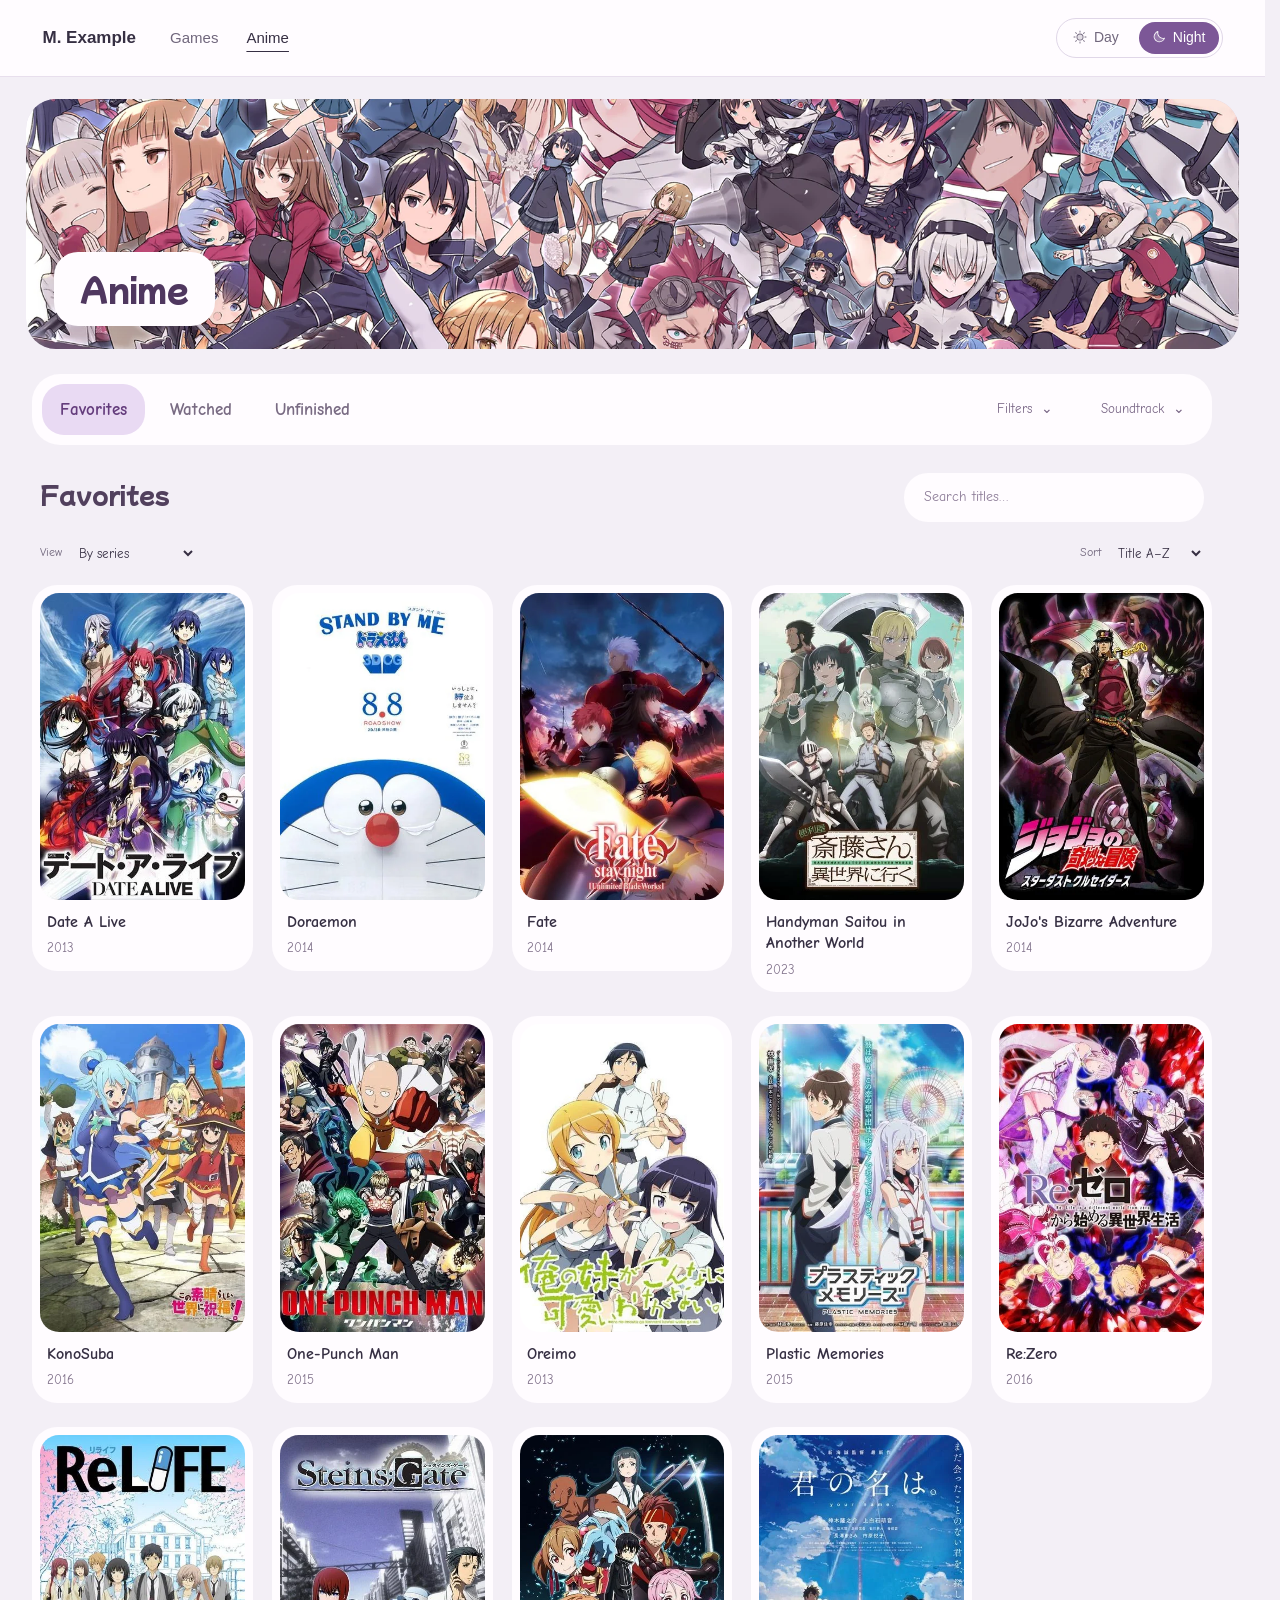
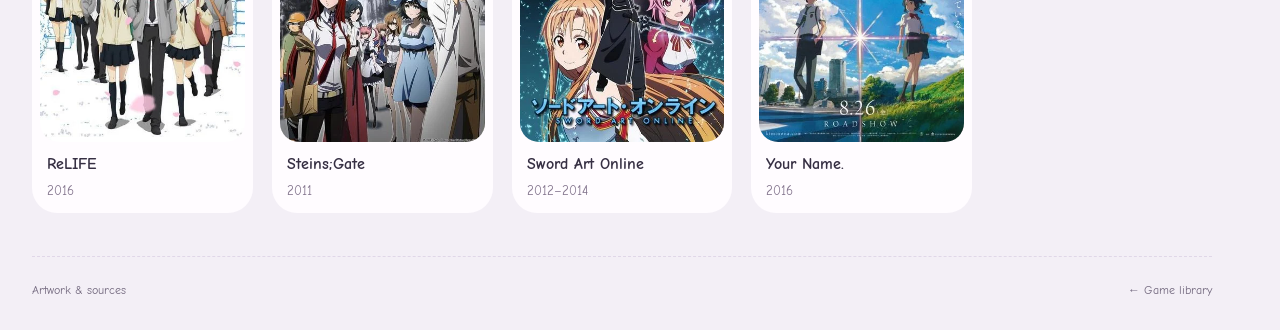
<file: anime.html>
<!doctype html>
<html lang="en">
<head>
<meta charset="utf-8">
<meta http-equiv="Content-Security-Policy" content="default-src 'self'; script-src 'self'; style-src 'self' 'unsafe-inline'; img-src 'self' data:; font-src 'self' data:; media-src 'self'; connect-src 'self'; object-src 'none'; base-uri 'self'; form-action 'none'"><meta name="viewport" content="width=device-width,initial-scale=1">
<meta name="referrer" content="no-referrer"><meta name="robots" content="noindex,nofollow">
<meta name="description" content="A personal anime collection: favorites, watched titles and unfinished series.">
<title>Anime — M. Example</title>
<link rel="stylesheet" href="assets/css/common.css"><link rel="stylesheet" href="assets/css/anime-fonts.css"><link rel="stylesheet" href="assets/css/anime.css"><link rel="stylesheet" href="assets/css/transitions.css">
<script src="assets/js/transitions.js"></script><script src="assets/js/common.js" defer></script><script src="assets/js/anime-browser.js" defer></script>
</head>
<body class="night anime-page">
<a class="skip-link" href="#main">Skip to content</a>
<header class="site-header"><div class="header-inner"><a class="site-name" href="index.html" title="Home">M. Example</a><nav class="section-nav" aria-label="Interests"><a href="games.html">Games</a><a href="anime.html" aria-current="page">Anime</a></nav><nav class="world-nav" aria-label="Site mode"><a href="academic.html" title="Academic profile"><svg class="world-icon" viewBox="0 0 256 256" aria-hidden="true" focusable="false"><path d="M184,128a56,56,0,1,1-56-56A56,56,0,0,1,184,128Z" opacity="0.2"/><path d="M120,40V16a8,8,0,0,1,16,0V40a8,8,0,0,1-16,0Zm72,88a64,64,0,1,1-64-64A64.07,64.07,0,0,1,192,128Zm-16,0a48,48,0,1,0-48,48A48.05,48.05,0,0,0,176,128ZM58.34,69.66A8,8,0,0,0,69.66,58.34l-16-16A8,8,0,0,0,42.34,53.66Zm0,116.68-16,16a8,8,0,0,0,11.32,11.32l16-16a8,8,0,0,0-11.32-11.32ZM192,72a8,8,0,0,0,5.66-2.34l16-16a8,8,0,0,0-11.32-11.32l-16,16A8,8,0,0,0,192,72Zm5.66,114.34a8,8,0,0,0-11.32,11.32l16,16a8,8,0,0,0,11.32-11.32ZM48,128a8,8,0,0,0-8-8H16a8,8,0,0,0,0,16H40A8,8,0,0,0,48,128Zm80,80a8,8,0,0,0-8,8v24a8,8,0,0,0,16,0V216A8,8,0,0,0,128,208Zm112-88H216a8,8,0,0,0,0,16h24a8,8,0,0,0,0-16Z"/></svg>Day</a><a href="anime.html" aria-current="page" title="Games and anime"><svg class="world-icon" viewBox="0 0 256 256" aria-hidden="true" focusable="false"><path d="M227.89,147.89A96,96,0,1,1,108.11,28.11,96.09,96.09,0,0,0,227.89,147.89Z" opacity="0.2"/><path d="M233.54,142.23a8,8,0,0,0-8-2,88.08,88.08,0,0,1-109.8-109.8,8,8,0,0,0-10-10,104.84,104.84,0,0,0-52.91,37A104,104,0,0,0,136,224a103.09,103.09,0,0,0,62.52-20.88,104.84,104.84,0,0,0,37-52.91A8,8,0,0,0,233.54,142.23ZM188.9,190.34A88,88,0,0,1,65.66,67.11a89,89,0,0,1,31.4-26A106,106,0,0,0,96,56,104.11,104.11,0,0,0,200,160a106,106,0,0,0,14.92-1.06A89,89,0,0,1,188.9,190.34Z"/></svg>Night</a></nav></div></header>
<div class="world-content">
<div class="anime-banner"><img src="assets/images/anime/anime.webp" alt="An ensemble of anime characters" width="1920" height="1204" fetchpriority="high"><div class="banner-title"><h1>Anime</h1></div></div>
<div class="anime-layout">
<aside class="anime-sidebar" aria-label="Collection filters">
  <nav class="shelf-nav" aria-label="Collection">
    <button type="button" data-shelf="favorites" aria-pressed="true">Favorites</button>
    <button type="button" data-shelf="watched" aria-pressed="false">Watched</button>
    <button type="button" data-shelf="unfinished" aria-pressed="false">Unfinished</button>
  </nav>
  <details class="browse-filters">
    <summary>Filters</summary>
    <div class="filter-panel">
    <div class="filter-field"><label for="origin-filter">Origin</label><select id="origin-filter"><option value="all">All origins</option><option value="JP">Japanese</option><option value="CN">Chinese · Donghua</option></select></div>
    <div class="filter-field"><label for="topic-filter">Genre</label><select id="topic-filter"><option value="all">All genres</option></select></div>
    <div class="filter-field"><label for="year-filter">Release year</label><select id="year-filter"><option value="all">All years</option></select></div>
    <div class="filter-field"><label for="format-filter">Format</label><select id="format-filter"><option value="all">All formats</option><option value="tv">TV</option><option value="movie">Movies</option><option value="web">Web series</option><option value="ova">OVA / OAD</option></select></div>
    <button class="reset-filters" id="reset-filters" type="button">Clear filters</button>
    </div>
  </details>
  <details class="soundtrack"><summary>Soundtrack</summary><div class="audio-panel"><label class="sr-only" for="anime-music">Choose a track</label><select id="anime-music" data-audio-select="anime-audio"><option value="assets/audio/anime/crossing-field.mp3">crossing field — LiSA</option><option value="assets/audio/anime/styx-helix.mp3">STYX HELIX — MYTH &amp; ROID</option></select><audio id="anime-audio" controls preload="none" aria-label="Anime music" src="assets/audio/anime/crossing-field.mp3"></audio></div></details>
</aside>
<main id="main" class="anime-main" tabindex="-1">
  <div class="collection-heading"><div><h2 id="shelf-heading">Favorites</h2><p id="result-count" class="sr-only" role="status" aria-live="polite">Loading collection…</p></div><div class="collection-search"><label class="sr-only" for="anime-search">Search titles</label><input id="anime-search" type="search" placeholder="Search titles…" autocomplete="off" spellcheck="false"><button type="button" id="clear-search" aria-label="Clear search" hidden>×</button></div></div>
  <div class="collection-toolbar"><label>View <select id="view-mode"><option value="series">By series</option><option value="entries">Individual entries</option></select></label><label>Sort <select id="sort-mode"><option value="title">Title A–Z</option><option value="newest">Newest first</option><option value="oldest">Oldest first</option></select></label></div>
  <div id="collection-grid" class="collection-grid" aria-labelledby="shelf-heading"></div>
  <div id="collection-empty" class="collection-empty" hidden><h3>No matching titles</h3><p id="empty-description">Try another title or clear the filters.</p><button id="empty-reset" type="button">Clear filters</button><button id="show-watched" type="button">Browse watched</button></div>
  <div id="collection-error" class="collection-empty" role="alert" hidden><h3>The collection could not be loaded.</h3><p>Keep the assets folder beside this page, then reopen it.</p><button id="retry-load" type="button">Try again</button></div>
  <noscript><p>This collection needs JavaScript to show the saved titles and filters.</p></noscript>
  <nav class="collection-pagination" aria-label="Collection pages" hidden><button id="previous-page" type="button">← Previous</button><span id="page-count"></span><button id="next-page" type="button">Next →</button></nav>
</main>
</div>
<footer class="site-footer"><a href="design.html#sources">Artwork &amp; sources</a><a href="games.html">← Game library</a></footer>
</div>
<dialog id="series-dialog" aria-labelledby="detail-title">
  <div class="detail-topbar"><button class="dialog-close" data-close type="button" aria-label="Close">×</button></div>
  <div class="detail-intro"><img id="detail-cover" alt="" width="160" height="240"><div><h2 id="detail-title"></h2><p id="detail-meta"></p></div></div>
  <div id="detail-stories" class="detail-stories"></div>
  <details id="detail-releases" class="detail-releases"><summary>In my collection</summary><div id="detail-entries" class="detail-entries"></div></details>
</dialog>
</body>
</html>
</file>
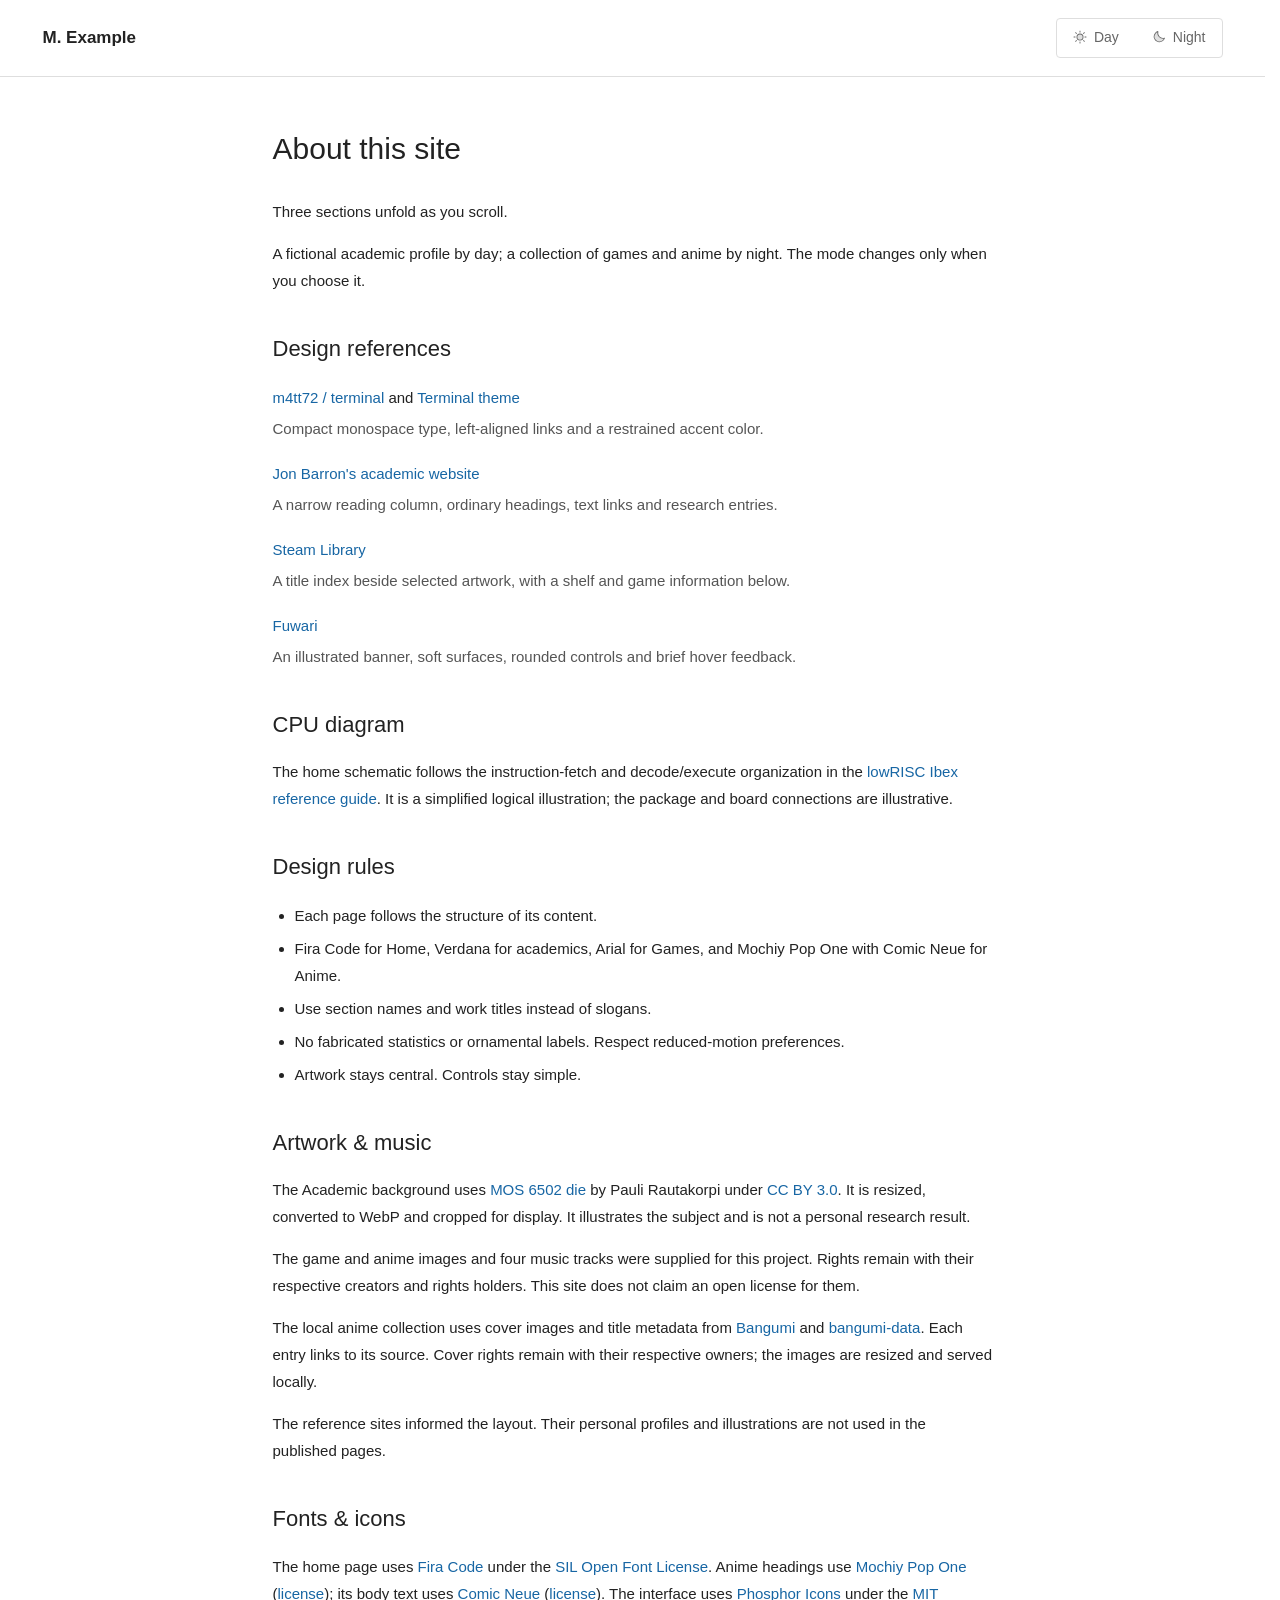
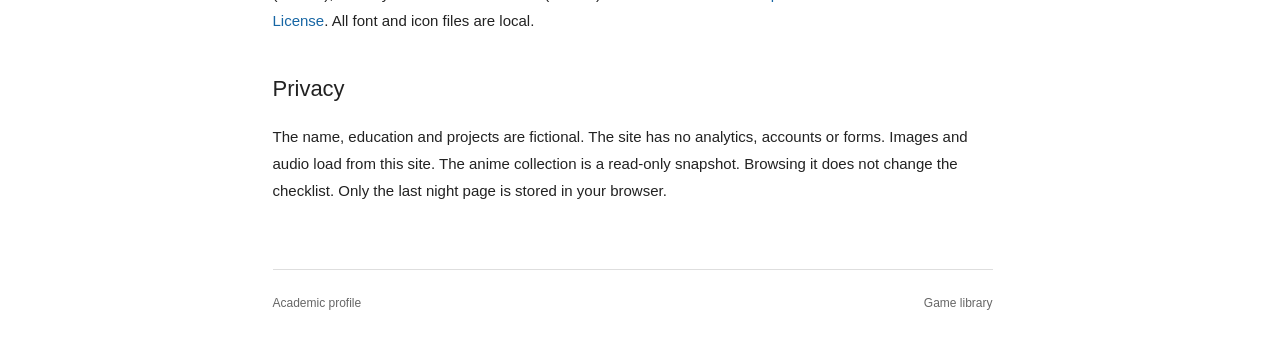
<file: design.html>
<!doctype html>
<html lang="en"><head><meta charset="utf-8">
<meta http-equiv="Content-Security-Policy" content="default-src 'self'; script-src 'self'; style-src 'self' 'unsafe-inline'; img-src 'self' data:; font-src 'self' data:; media-src 'self'; connect-src 'self'; object-src 'none'; base-uri 'self'; form-action 'none'"><meta name="viewport" content="width=device-width,initial-scale=1"><meta name="referrer" content="no-referrer"><meta name="robots" content="noindex,nofollow"><title>About this site — M. Example</title><link rel="stylesheet" href="assets/css/common.css"><link rel="stylesheet" href="assets/css/design.css"><script src="assets/js/common.js" defer></script></head>
<body><a class="skip-link" href="#main">Skip to content</a><header class="site-header"><div class="header-inner"><a class="site-name" href="index.html" title="Home">M. Example</a><nav class="world-nav" aria-label="Site mode"><a href="academic.html" title="Academic profile"><svg class="world-icon" viewBox="0 0 256 256" aria-hidden="true" focusable="false"><path d="M184,128a56,56,0,1,1-56-56A56,56,0,0,1,184,128Z" opacity="0.2"/><path d="M120,40V16a8,8,0,0,1,16,0V40a8,8,0,0,1-16,0Zm72,88a64,64,0,1,1-64-64A64.07,64.07,0,0,1,192,128Zm-16,0a48,48,0,1,0-48,48A48.05,48.05,0,0,0,176,128ZM58.34,69.66A8,8,0,0,0,69.66,58.34l-16-16A8,8,0,0,0,42.34,53.66Zm0,116.68-16,16a8,8,0,0,0,11.32,11.32l16-16a8,8,0,0,0-11.32-11.32ZM192,72a8,8,0,0,0,5.66-2.34l16-16a8,8,0,0,0-11.32-11.32l-16,16A8,8,0,0,0,192,72Zm5.66,114.34a8,8,0,0,0-11.32,11.32l16,16a8,8,0,0,0,11.32-11.32ZM48,128a8,8,0,0,0-8-8H16a8,8,0,0,0,0,16H40A8,8,0,0,0,48,128Zm80,80a8,8,0,0,0-8,8v24a8,8,0,0,0,16,0V216A8,8,0,0,0,128,208Zm112-88H216a8,8,0,0,0,0,16h24a8,8,0,0,0,0-16Z"/></svg>Day</a><a href="games.html" data-night-link title="Games and anime"><svg class="world-icon" viewBox="0 0 256 256" aria-hidden="true" focusable="false"><path d="M227.89,147.89A96,96,0,1,1,108.11,28.11,96.09,96.09,0,0,0,227.89,147.89Z" opacity="0.2"/><path d="M233.54,142.23a8,8,0,0,0-8-2,88.08,88.08,0,0,1-109.8-109.8,8,8,0,0,0-10-10,104.84,104.84,0,0,0-52.91,37A104,104,0,0,0,136,224a103.09,103.09,0,0,0,62.52-20.88,104.84,104.84,0,0,0,37-52.91A8,8,0,0,0,233.54,142.23ZM188.9,190.34A88,88,0,0,1,65.66,67.11a89,89,0,0,1,31.4-26A106,106,0,0,0,96,56,104.11,104.11,0,0,0,200,160a106,106,0,0,0,14.92-1.06A89,89,0,0,1,188.9,190.34Z"/></svg>Night</a></nav></div></header>
<main id="main" class="about-paper"><h1>About this site</h1><p>Three sections unfold as you scroll.</p><p>A fictional academic profile by day; a collection of games and anime by night. The mode changes only when you choose it.</p>
<section><h2>Design references</h2><dl><div><dt><a href="https://github.com/m4tt72/terminal" target="_blank" rel="noopener noreferrer">m4tt72 / terminal</a> and <a href="https://github.com/panr/hugo-theme-terminal" target="_blank" rel="noopener noreferrer">Terminal theme</a></dt><dd>Compact monospace type, left-aligned links and a restrained accent color.</dd></div><div><dt><a href="https://github.com/jonbarron/jonbarron.github.io" target="_blank" rel="noopener noreferrer">Jon Barron's academic website</a></dt><dd>A narrow reading column, ordinary headings, text links and research entries.</dd></div><div><dt><a href="https://store.steampowered.com/libraryupdate" target="_blank" rel="noopener noreferrer">Steam Library</a></dt><dd>A title index beside selected artwork, with a shelf and game information below.</dd></div><div><dt><a href="https://github.com/saicaca/fuwari" target="_blank" rel="noopener noreferrer">Fuwari</a></dt><dd>An illustrated banner, soft surfaces, rounded controls and brief hover feedback.</dd></div></dl></section>
<section><h2>CPU diagram</h2><p>The home schematic follows the instruction-fetch and decode/execute organization in the <a href="https://ibex-core.readthedocs.io/en/latest/03_reference/pipeline_details.html" target="_blank" rel="noopener noreferrer">lowRISC Ibex reference guide</a>. It is a simplified logical illustration; the package and board connections are illustrative.</p></section>
<section><h2>Design rules</h2><ul><li>Each page follows the structure of its content.</li><li>Fira Code for Home, Verdana for academics, Arial for Games, and Mochiy Pop One with Comic Neue for Anime.</li><li>Use section names and work titles instead of slogans.</li><li>No fabricated statistics or ornamental labels. Respect reduced-motion preferences.</li><li>Artwork stays central. Controls stay simple.</li></ul></section>
<section id="sources"><h2>Artwork &amp; music</h2><p>The Academic background uses <a href="https://commons.wikimedia.org/wiki/File:MOS_6502_die.jpg" target="_blank" rel="noopener noreferrer">MOS 6502 die</a> by Pauli Rautakorpi under <a href="https://creativecommons.org/licenses/by/3.0/" target="_blank" rel="noopener noreferrer">CC BY 3.0</a>. It is resized, converted to WebP and cropped for display. It illustrates the subject and is not a personal research result.</p><p>The game and anime images and four music tracks were supplied for this project. Rights remain with their respective creators and rights holders. This site does not claim an open license for them.</p><p>The local anime collection uses cover images and title metadata from <a href="https://bgm.tv/" target="_blank" rel="noopener noreferrer">Bangumi</a> and <a href="https://github.com/bangumi-data/bangumi-data" target="_blank" rel="noopener noreferrer">bangumi-data</a>. Each entry links to its source. Cover rights remain with their respective owners; the images are resized and served locally.</p><p>The reference sites informed the layout. Their personal profiles and illustrations are not used in the published pages.</p></section>
<section><h2>Fonts &amp; icons</h2><p>The home page uses <a href="https://github.com/tonsky/FiraCode" target="_blank" rel="noopener noreferrer">Fira Code</a> under the <a href="assets/licenses/FiraCode-OFL.txt">SIL Open Font License</a>. Anime headings use <a href="https://github.com/fontdasu/Mochiypop" target="_blank" rel="noopener noreferrer">Mochiy Pop One</a> (<a href="assets/licenses/MochiyPopOne-OFL.txt">license</a>); its body text uses <a href="https://github.com/crozynski/comicneue" target="_blank" rel="noopener noreferrer">Comic Neue</a> (<a href="assets/licenses/ComicNeue-OFL.txt">license</a>). The interface uses <a href="https://github.com/phosphor-icons/core" target="_blank" rel="noopener noreferrer">Phosphor Icons</a> under the <a href="assets/licenses/Phosphor-LICENSE.txt">MIT License</a>. All font and icon files are local.</p></section><section><h2>Privacy</h2><p>The name, education and projects are fictional. The site has no analytics, accounts or forms. Images and audio load from this site. The anime collection is a read-only snapshot. Browsing it does not change the checklist. Only the last night page is stored in your browser.</p></section>
</main><footer class="site-footer"><a href="academic.html">Academic profile</a><a href="games.html">Game library</a></footer></body></html>
</file>
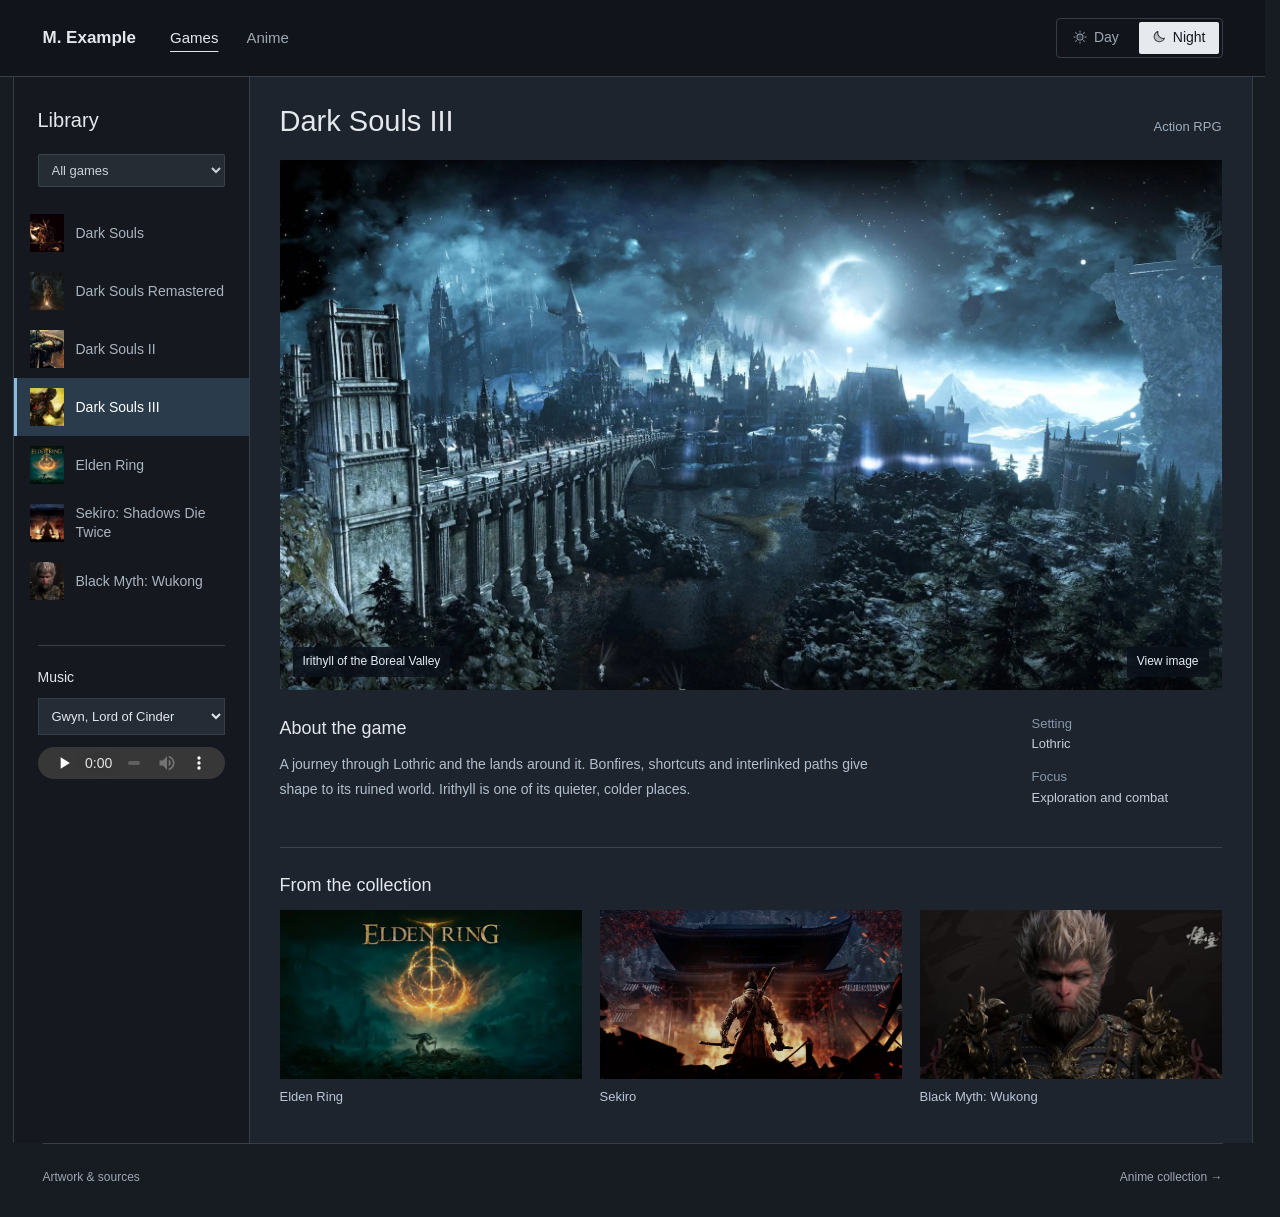
<file: games.html>
<!doctype html>
<html lang="en">
<head><meta charset="utf-8">
<meta http-equiv="Content-Security-Policy" content="default-src 'self'; script-src 'self'; style-src 'self' 'unsafe-inline'; img-src 'self' data:; font-src 'self' data:; media-src 'self'; connect-src 'self'; object-src 'none'; base-uri 'self'; form-action 'none'"><meta name="viewport" content="width=device-width,initial-scale=1"><meta name="referrer" content="no-referrer"><meta name="robots" content="noindex,nofollow"><meta name="description" content="A personal collection of games and their artwork."><title>Games — M. Example</title><link rel="stylesheet" href="assets/css/common.css"><link rel="stylesheet" href="assets/css/games.css"><link rel="stylesheet" href="assets/css/transitions.css"><script src="assets/js/transitions.js"></script><script src="assets/js/common.js" defer></script><script src="assets/js/games.js" defer></script></head>
<body class="night game-page"><a class="skip-link" href="#main">Skip to content</a>
<header class="site-header"><div class="header-inner"><a class="site-name" href="index.html" title="Home">M. Example</a><nav class="section-nav" aria-label="Interests"><a href="games.html" aria-current="page">Games</a><a href="anime.html">Anime</a></nav><nav class="world-nav" aria-label="Site mode"><a href="academic.html" title="Academic profile"><svg class="world-icon" viewBox="0 0 256 256" aria-hidden="true" focusable="false"><path d="M184,128a56,56,0,1,1-56-56A56,56,0,0,1,184,128Z" opacity="0.2"/><path d="M120,40V16a8,8,0,0,1,16,0V40a8,8,0,0,1-16,0Zm72,88a64,64,0,1,1-64-64A64.07,64.07,0,0,1,192,128Zm-16,0a48,48,0,1,0-48,48A48.05,48.05,0,0,0,176,128ZM58.34,69.66A8,8,0,0,0,69.66,58.34l-16-16A8,8,0,0,0,42.34,53.66Zm0,116.68-16,16a8,8,0,0,0,11.32,11.32l16-16a8,8,0,0,0-11.32-11.32ZM192,72a8,8,0,0,0,5.66-2.34l16-16a8,8,0,0,0-11.32-11.32l-16,16A8,8,0,0,0,192,72Zm5.66,114.34a8,8,0,0,0-11.32,11.32l16,16a8,8,0,0,0,11.32-11.32ZM48,128a8,8,0,0,0-8-8H16a8,8,0,0,0,0,16H40A8,8,0,0,0,48,128Zm80,80a8,8,0,0,0-8,8v24a8,8,0,0,0,16,0V216A8,8,0,0,0,128,208Zm112-88H216a8,8,0,0,0,0,16h24a8,8,0,0,0,0-16Z"/></svg>Day</a><a href="games.html" aria-current="page" title="Games and anime"><svg class="world-icon" viewBox="0 0 256 256" aria-hidden="true" focusable="false"><path d="M227.89,147.89A96,96,0,1,1,108.11,28.11,96.09,96.09,0,0,0,227.89,147.89Z" opacity="0.2"/><path d="M233.54,142.23a8,8,0,0,0-8-2,88.08,88.08,0,0,1-109.8-109.8,8,8,0,0,0-10-10,104.84,104.84,0,0,0-52.91,37A104,104,0,0,0,136,224a103.09,103.09,0,0,0,62.52-20.88,104.84,104.84,0,0,0,37-52.91A8,8,0,0,0,233.54,142.23ZM188.9,190.34A88,88,0,0,1,65.66,67.11a89,89,0,0,1,31.4-26A106,106,0,0,0,96,56,104.11,104.11,0,0,0,200,160a106,106,0,0,0,14.92-1.06A89,89,0,0,1,188.9,190.34Z"/></svg>Night</a></nav></div></header><div class="world-content">
<div class="library-layout"><aside class="library-sidebar" aria-label="Game library"><h2>Library</h2><label class="sr-only" for="game-filter">Filter games</label><select id="game-filter"><option value="all">All games</option><option value="souls">Dark Souls</option><option value="other">Other games</option></select><div class="game-index" role="group" aria-label="Choose a game">
<button class="game-row" type="button" data-game="ds1" data-category="souls" aria-pressed="false"><img src="assets/images/games/darksouls1ptd-thumb.webp" alt="" width="44" height="44"><span>Dark Souls</span></button>
<button class="game-row" type="button" data-game="ds1r" data-category="souls" aria-pressed="false"><img src="assets/images/games/darksouls1remastered-thumb.webp" alt="" width="44" height="44"><span>Dark Souls Remastered</span></button>
<button class="game-row" type="button" data-game="ds2" data-category="souls" aria-pressed="false"><img src="assets/images/games/darksouls2-thumb.webp" alt="" width="44" height="44"><span>Dark Souls II</span></button>
<button class="game-row" type="button" data-game="ds3" data-category="souls" aria-pressed="true"><img src="assets/images/games/darksouls3-thumb.webp" alt="" width="44" height="44"><span>Dark Souls III</span></button>
<button class="game-row" type="button" data-game="eldenring" data-category="other" aria-pressed="false"><img src="assets/images/games/eldenring-thumb.webp" alt="" width="44" height="44"><span>Elden Ring</span></button>
<button class="game-row" type="button" data-game="sekiro" data-category="other" aria-pressed="false"><img src="assets/images/games/sekiro-thumb.webp" alt="" width="44" height="44"><span>Sekiro: Shadows Die Twice</span></button>
<button class="game-row" type="button" data-game="wukong" data-category="other" aria-pressed="false"><img src="assets/images/games/wukong-thumb.webp" alt="" width="44" height="44"><span>Black Myth: Wukong</span></button>
</div><p class="sr-only" id="filter-status" role="status">7 games</p>
<div class="audio-panel"><label for="game-music">Music</label><select id="game-music" data-audio-select="game-audio"><option value="assets/audio/games/gwyn.mp3">Gwyn, Lord of Cinder</option><option value="assets/audio/ambient/cornfield-chase.mp3">Cornfield Chase</option></select><audio id="game-audio" controls preload="none" aria-label="Game music" src="assets/audio/games/gwyn.mp3"></audio></div></aside>
<main id="main" class="library-main"><div class="game-heading"><h1 id="game-title">Dark Souls III</h1><span id="game-genre">Action RPG</span></div>
<button class="artwork-button" id="open-art" type="button" aria-label="Enlarge Dark Souls III artwork"><img id="game-art" src="assets/images/games/irithyll.webp" alt="Irithyll beneath a bright moon" width="1920" height="1080" fetchpriority="high"><span class="artwork-caption" id="art-caption">Irithyll of the Boreal Valley</span><span class="enlarge-label">View image</span></button>
<div class="game-details"><section><h2>About the game</h2><p id="game-description">A journey through Lothric and the lands around it. Bonfires, shortcuts and interlinked paths give shape to its ruined world. Irithyll is one of its quieter, colder places.</p></section><dl><div><dt>Setting</dt><dd id="game-setting">Lothric</dd></div><div><dt>Focus</dt><dd id="game-focus">Exploration and combat</dd></div></dl></div>
<section class="game-shelf"><h2>From the collection</h2><div class="shelf-grid">
<button type="button" data-game="eldenring"><img src="assets/images/games/eldenring-thumb.webp" alt="" width="640" height="360" loading="lazy"><span>Elden Ring</span></button>
<button type="button" data-game="sekiro"><img src="assets/images/games/sekiro-thumb.webp" alt="" width="640" height="308" loading="lazy"><span>Sekiro</span></button>
<button type="button" data-game="wukong"><img src="assets/images/games/wukong-thumb.webp" alt="" width="640" height="360" loading="lazy"><span>Black Myth: Wukong</span></button>
</div></section></main></div>
<footer class="site-footer"><a href="design.html#sources">Artwork &amp; sources</a><a href="anime.html">Anime collection →</a></footer></div>
<dialog id="art-dialog" aria-label="Game artwork"><button class="dialog-close" type="button" data-close>Close</button><figure><img id="dialog-art" src="assets/images/games/irithyll.webp" alt="Irithyll beneath a bright moon"><figcaption id="dialog-caption">Irithyll of the Boreal Valley</figcaption></figure></dialog>
</body></html>
</file>
<file: assets/css/common.css>
:root{color-scheme:light;--page:#fff;--ink:#222;--muted:#666;--line:#dedede;--link:#1766a4;--surface:#f4f4f4;font-family:Arial,Helvetica,sans-serif}
*{box-sizing:border-box}body{margin:0;background:var(--page);color:var(--ink);line-height:1.6}a{color:var(--link);text-decoration:none}a:hover{text-decoration:underline}button,input,select{font:inherit}button{cursor:pointer}button:disabled{cursor:default}img{display:block;max-width:100%;height:auto}button,a,input,select,summary{touch-action:manipulation}a:focus-visible,button:focus-visible,input:focus-visible,select:focus-visible,summary:focus-visible{outline:2px solid var(--link);outline-offset:4px}[hidden]{display:none!important}h1,h2,h3,p,figure{margin-top:0}button{color:inherit}.skip-link{position:fixed;top:-80px;left:15px;padding:10px 18px;background:var(--page);color:var(--ink);z-index:100}.skip-link:focus{top:12px}.sr-only{position:absolute;width:1px;height:1px;overflow:hidden;clip:rect(0,0,0,0);white-space:nowrap}
/* All worlds share the same navigation geometry; page typography starts below it. */
html{scrollbar-gutter:stable}
.site-header{border-bottom:1px solid var(--line);font-family:Arial,Helvetica,sans-serif;font-size:14px;line-height:1.6}.header-inner{max-width:1240px;height:76px;margin:auto;padding:18px 30px;display:grid;grid-template-columns:max-content minmax(0,1fr) max-content;grid-template-areas:"name interests modes";align-items:center;column-gap:34px}.site-name{grid-area:name;font-size:17px;font-weight:700;color:var(--ink);white-space:nowrap}.world-nav{grid-area:modes;justify-self:end;display:flex;align-items:center;gap:7px;padding:3px;border:1px solid var(--line);border-radius:4px;font-size:14px;line-height:1.4}.world-nav a{padding:6px 13px;color:var(--muted);border-radius:2px;white-space:nowrap}.world-nav a[aria-current=page]{color:var(--page);background:var(--ink)}.world-nav a:hover{text-decoration:none;color:var(--ink);background:var(--surface)}.world-nav a[aria-current=page]:hover{color:var(--page);background:var(--ink)}.world-icon{display:inline-block;width:14px;height:14px;margin-right:7px;vertical-align:-2px;fill:currentColor}.section-nav{grid-area:interests;display:flex;gap:28px;font-size:15px}.section-nav a{color:var(--muted);padding:6px 0}.section-nav a[aria-current=page]{color:var(--ink);text-decoration:underline;text-underline-offset:8px}
.site-footer{max-width:1180px;margin:30px auto 0;padding:24px 0 30px;border-top:1px solid var(--line);display:flex;gap:20px;justify-content:space-between;font-size:12px;color:var(--muted)}.site-footer p{margin:0}.site-footer a{color:var(--muted)}.night{color-scheme:dark;--page:#171b22;--ink:#e4e7ec;--muted:#9da7b3;--line:#363e49;--link:#9fc7e9;--surface:#252c36}.night .site-header{background:#11151b}.night .world-nav a[aria-current=page]{background:#e6e9ee;color:#141820}.night .world-nav a[aria-current=page]:hover{background:#fff;color:#141820}audio{max-width:100%;height:36px}.audio-panel{border-top:1px solid var(--line);padding-top:20px}.audio-panel label{display:block;font-size:14px;margin-bottom:10px}.audio-panel select{background:var(--surface);border:1px solid var(--line);color:var(--ink);width:100%;padding:9px;font-size:13px;margin-bottom:12px}.audio-panel audio{width:100%}.text-button{padding:0;border:0;background:transparent;color:var(--link);text-decoration:underline;text-underline-offset:3px}.notice{font-size:13px;color:var(--muted)}dialog{background:var(--page);color:var(--ink);border:1px solid var(--line);width:min(1000px,94vw);max-height:90vh;padding:24px}dialog::backdrop{background:#000b}.dialog-close{display:block;margin:0 0 15px auto;padding:7px 14px;border:1px solid var(--line);background:var(--surface)}dialog img{max-height:70vh;object-fit:contain;width:100%}dialog figcaption{font-size:14px;margin-top:14px}body:has(dialog[open]){overflow:hidden}
@media(max-width:700px){.header-inner{height:100px;padding:12px 18px;grid-template-columns:minmax(0,1fr) max-content;grid-template-rows:40px 28px;grid-template-areas:"name modes" "interests interests";gap:8px 16px}.site-name{font-size:16px}.world-nav{font-size:13px}.world-nav a{padding:6px 10px}.world-icon{margin-right:5px}.section-nav{gap:25px;font-size:14px}.section-nav a{padding:2px 0;text-underline-offset:5px}.site-footer{margin:25px 18px 0;padding:20px 0;flex-wrap:wrap;font-size:12px}}
@media(prefers-reduced-motion:reduce){*,*:before,*:after{animation:none!important;transition:none!important}html{scroll-behavior:auto!important}}
</file>
<file: assets/css/home.css>
@font-face {
  font-family: "Fira Code";
  font-style: normal;
  font-weight: 400 500;
  font-display: swap;
  src: url("../fonts/fira-code-latin.woff2") format("woff2");
}
html:has(.home-page) { color-scheme: dark; }
.home-page {
  --page: #090d11;
  --ink: #dce7e1;
  --muted: #899c92;
  --link: #b3d9c3;
  font-family: "Fira Code", Consolas, "Courier New", monospace;
  font-variant-ligatures: none;
}
.home-scroll { overflow: clip; }
.home-intro {
  min-height: 100svh;
  display: grid;
  place-items: center;
  padding: 32px 22px;
}
.home-intro h1 {
  display: flex;
  align-items: center;
  margin: 0;
  color: #8abbff;
  font-size: clamp(24px, 3.2vw, 40px);
  font-weight: 400;
  line-height: 1.4;
  letter-spacing: normal;
}
.home-intro h1 > span:first-child { color: #608cbd; }
.terminal-cursor { width: .52em; height: 1em; margin-left: .35em; background: #8abbff; opacity: .8; }
.home-scroll[data-scroll-effects="on"] .home-intro.is-visible .terminal-cursor { animation: cursor-blink 1.3s step-end infinite; }
@keyframes cursor-blink { 0%, 45% { opacity: .8; } 46%, 100% { opacity: 0; } }

.chapter { --reveal: 1; --exit-visibility: 1; --scan-opacity: 0; position: relative; min-height: 100svh; }
.chapter-scene {
  position: relative;
  isolation: isolate;
  min-height: 580px;
  height: 100svh;
  display: grid;
  align-items: center;
  overflow: clip;
  background: #0b1417;
}
.chapter-backdrop { position: absolute; z-index: -3; inset: -3%; overflow: clip; }
.chapter--academic .chapter-backdrop {
  background: linear-gradient(90deg, #082b1fed 4%, #103e2bd9 38%, #17583fc4 100%), url("../images/home/mos-6502.webp") center / cover;
}
.chapter--games .chapter-backdrop {
  background: #070305;
}
.chapter-atmosphere { position: absolute; z-index: 2; inset: 0; width: 100%; height: 100%; pointer-events: none; }
.chapter--anime .chapter-backdrop {
  background: linear-gradient(90deg, #1a1021e8 0%, #22132bc9 38%, #21132f80), url("../images/anime/anime.webp") center / cover;
}
.chapter-layout {
  width: 100%;
  max-width: 1360px;
  margin: 0 auto;
  padding: 50px 64px;
  display: grid;
  grid-template-columns: minmax(250px, .75fr) minmax(0, 1.45fr);
  align-items: center;
  gap: 50px;
}
.chapter h2 { margin: 0; font-size: clamp(28px, 3.2vw, 42px); line-height: 1.4; font-weight: 400; }
.chapter h2 a { color: var(--ink); text-decoration: none; }
.chapter h2 a::after { content: ">"; display: inline-block; margin-left: .7em; color: var(--link); opacity: 0; }
.chapter h2 a:is(:hover, :focus-visible)::after { opacity: 1; }
.chapter h2 a:focus-visible, .chapter-art:focus-visible { outline: 1px solid var(--link); outline-offset: 8px; }
.chapter-art {
  display: block;
  position: relative;
  height: clamp(340px, 62svh, 660px);
  min-width: 0;
  overflow: clip;
  background: #090d11;
}
.chapter-art img { width: 100%; height: 100%; object-fit: cover; }
.chapter--academic { --ink: #e4f2d9; --link: #e4c675; --chip-gold: #c9aa62; --chip-signal: #ffe4a1; }
.chapter--academic .chapter-scene { background: #0a2f21; }
.chapter--academic .chapter-layout { max-width: 1600px; grid-template-columns: 180px minmax(0, 1fr); gap: 20px; padding: 40px 32px 40px 64px; }
.chapter--academic .chapter-art { height: clamp(420px, 78svh, 800px); max-width: none; background: transparent; }
.cpu-architecture { --cpu-open: 1; --cpu-core: 1; --cpu-detail: 1; --cpu-bus: 1; --cpu-io: 1; }
.cpu-diagram { display: block; width: 100%; height: 100%; overflow: visible; }
.cpu-diagram text { fill: #e5f2d9; font: 400 18px "Fira Code", Consolas, "Courier New", monospace; text-anchor: middle; }
.cpu-assembly { transform-box: view-box; transform-origin: 600px 400px; transform: scale(calc(.52 + var(--cpu-open) * .48)); }
.cpu-package { fill: #0d402c; stroke: var(--chip-gold); stroke-width: 1.5; vector-effect: non-scaling-stroke; }
.cpu-die-boundary { fill: none; stroke: #4b8053; stroke-width: 1; }
.cpu-pin-one { fill: #ebce83; }
.cpu-architecture:focus-visible { outline: none; }
.cpu-architecture:focus-visible .cpu-package { stroke: #fff0bd; stroke-width: 2; }
.cpu-pins { fill: #c4a258; stroke: #ebcf86; stroke-width: .5; }
.cpu-diagram .cpu-cover-label { font-size: 38px; opacity: calc(1 - var(--cpu-core)); }
.cpu-core { opacity: var(--cpu-core); }
.cpu-stage { transform-box: view-box; transform: translateX(calc((1 - var(--cpu-core)) * var(--cpu-shift))); }
.cpu-fetch { --cpu-shift: 28px; }
.cpu-execute { --cpu-shift: -28px; }
.cpu-stage-boundary { fill: #103a29; stroke: #57905d; stroke-width: 1; }
.cpu-diagram .cpu-stage-label { fill: #cbe3b5; font-size: 17px; }
.cpu-block { fill: #1b5b3d; stroke: #a6b56a; stroke-width: 1.2; }
.cpu-alu-symbol { fill: #24794e; }
.cpu-details { opacity: var(--cpu-detail); }
.cpu-register-rows { fill: url(#cpu-register-rows); }
.cpu-diagram #cpu-register-rows path { stroke: #74a761; }
.cpu-diagram #cpu-arrow path { fill: var(--chip-gold); }
.cpu-pipeline-register { fill: #d2b66b; }
.cpu-bus { opacity: var(--cpu-bus); }
.cpu-datapath { fill: none; stroke: var(--chip-gold); stroke-width: 1.6; }
.cpu-junctions { fill: var(--chip-gold); }
.cpu-control-path { fill: none; stroke: #83bb72; stroke-width: 1.2; stroke-dasharray: 4 4; }
.cpu-io { opacity: var(--cpu-io); }
.cpu-traces { fill: none; stroke: var(--chip-gold); stroke-width: 1.3; opacity: calc(var(--cpu-io) * .72); }
.cpu-signals { fill: none; stroke: var(--chip-signal); stroke-width: 1.6; stroke-linecap: butt; }
.cpu-signals > :is(path, use) { stroke-dasharray: 100 100; stroke-dashoffset: 100; opacity: 0; }
.cpu-io-signals > use:not(.is-energized) { display: none; }
.cpu-label-mobile { display: none; }

.chapter--games { --ink: #e6a66b; --link: #f5c995; }
.chapter--games .chapter-scene { background: #070305; }
.chapter--games .chapter-layout { grid-template-columns: minmax(0, 1.45fr) minmax(250px, .75fr); grid-template-areas: "art title"; }
.chapter--games h2 { grid-area: title; }
.chapter--games .chapter-art { grid-area: art; height: clamp(340px, 66svh, 680px); background: transparent; }
.chapter--games .chapter-art img { object-fit: contain; mix-blend-mode: screen; }
.chapter--anime { --ink: #eee0ed; --link: #d9b5d4; }
.chapter--anime .chapter-scene { background: #17131c; }
.anime-strip { display: none; position: absolute; inset: 0; background: url("../images/anime/sao.webp") center / cover; pointer-events: none; }
.anime-strip--left { clip-path: inset(0 66.65% 0 0); }
.anime-strip--middle { clip-path: inset(0 33.3% 0 33.3%); }
.anime-strip--right { clip-path: inset(0 0 0 66.6%); }

/* Enhancement only: the unenhanced document always shows its links and artwork. */
.home-scroll[data-scroll-effects="on"] .chapter { min-height: 150svh; }
.home-scroll[data-scroll-effects="on"] .chapter-scene { position: sticky; top: 0; }
.home-scroll[data-scroll-effects="on"] .chapter-atmosphere { opacity: var(--exit-visibility); }

.home-scroll[data-scroll-effects="on"] .chapter--games .chapter-art {
  clip-path: inset(calc((1 - var(--reveal)) * 50%) 0);
}
.home-scroll[data-scroll-effects="on"] .chapter--games .chapter-art img { transform: scale(calc(1.1 - var(--reveal) * .1)); }
.home-scroll[data-scroll-effects="on"] .chapter--anime .chapter-art { background: none; }
.home-scroll[data-scroll-effects="on"] .chapter--anime .chapter-art img { opacity: 0; }
.home-scroll[data-scroll-effects="on"] .anime-strip { display: block; opacity: var(--reveal); }
.home-scroll[data-scroll-effects="on"] .anime-strip--left { transform: translateY(calc((1 - var(--reveal)) * 160px)); }
.home-scroll[data-scroll-effects="on"] .anime-strip--middle { transform: translateY(calc((1 - var(--reveal)) * -120px)); }
.home-scroll[data-scroll-effects="on"] .anime-strip--right { transform: translateY(calc((1 - var(--reveal)) * 220px)); }
.home-scroll[data-scroll-effects="on"] .chapter--academic { min-height: 200svh; }
.home-scroll[data-scroll-effects="on"] .cpu-signals > :is(path, use) { animation: circuit-conduct var(--flow-time, 2.6s) linear infinite; animation-delay: var(--phase); animation-play-state: paused; }
.home-scroll[data-scroll-effects="on"]:not(.is-idle) .chapter--academic.is-current .cpu-signals > :is(path, use) { animation-play-state: running; }
.home-scroll[data-scroll-effects="on"] .chapter--anime .chapter-backdrop { animation: illustrated-drift 18s ease-in-out infinite alternate; animation-play-state: paused; }
.home-scroll[data-scroll-effects="on"]:not(.is-idle) .chapter--anime.is-current .chapter-backdrop { animation-play-state: running; }
@keyframes circuit-conduct {
  0%, 8% { opacity: 0; stroke-dashoffset: 100; }
  12% { opacity: var(--conduct-opacity, .7); }
  42%, 58% { opacity: var(--conduct-opacity, .7); stroke-dashoffset: 0; }
  78%, 100% { opacity: 0; stroke-dashoffset: 0; }
}
@keyframes illustrated-drift { from { transform: translate(-1.5%, 0) scale(1.04); } to { transform: translate(1.5%, -1%) scale(1.06); } }
/* A keyboard visitor can open the image link without scrolling through an effect. */
.home-scroll[data-scroll-effects="on"] .chapter:has(a:focus-visible) { --reveal: 1 !important; --scan-opacity: 0 !important; }
.home-footer { padding: 28px 5vw; background: #17131c; font-size: 12px; }
.home-footer a { color: #b8aab8; }

@media (max-width: 900px) {
  .chapter-layout { padding-right: 32px; padding-left: 32px; grid-template-columns: 230px minmax(0, 1fr); gap: 24px; }
  .chapter--games .chapter-layout { grid-template-columns: minmax(0, 1fr) 230px; }
  .chapter h2 { font-size: 30px; }
  .chapter--academic .chapter-layout { grid-template-columns: 140px minmax(0, 1fr); padding-left: 32px; padding-right: 12px; gap: 10px; }
}
@media (max-width: 700px) {
  .chapter-scene { min-height: 600px; }
  .chapter-layout { padding: 40px 26px; grid-template-columns: minmax(0, 1fr); gap: 30px; }
  .chapter--games .chapter-layout { grid-template-columns: minmax(0, 1fr); grid-template-areas: "art" "title"; }
  .chapter h2 { font-size: 28px; }
  .chapter-art, .chapter--games .chapter-art { width: 100%; height: clamp(300px, 53svh, 500px); }
  .chapter--academic .chapter-layout { padding: 40px 0; grid-template-columns: minmax(0, 1fr); gap: 20px; }
  .chapter--academic h2 { padding: 0 26px; }
  .chapter--academic .chapter-art { height: clamp(320px, 53svh, 520px); }
  .cpu-diagram { width: 122%; margin-left: -11%; }
  .cpu-diagram text { font-size: 32px; }
  .cpu-diagram .cpu-stage-label { font-size: 27px; }
  .cpu-diagram .cpu-cover-label { font-size: 50px; }
  .cpu-label-desktop { display: none; }
  .cpu-label-mobile { display: initial; }
  .home-footer { padding: 24px 26px; }
}
@media (prefers-reduced-motion: reduce) {
  .terminal-cursor { animation: none !important; }
  .chapter { min-height: 100svh !important; }
  .chapter-scene { position: relative !important; }
  .chapter-art { clip-path: none !important; transform: none !important; }
  .chapter-art img { opacity: 1 !important; transform: none !important; }
  .chapter-backdrop, .chapter-backdrop::after { animation: none !important; transform: none !important; }
  .chapter-atmosphere, .cpu-signals, .anime-strip { display: none !important; }
}
</file>
<file: assets/css/transitions.css>
/* Native snapshots keep the selected artwork, text and scroll position intact. */
@view-transition { navigation: auto; }

/* Leave the real navigation outside the snapshots so it remains clickable. */
html { view-transition-name: none; }
.world-content {
  display: flow-root;
  background: var(--page);
  view-transition-name: world;
}
::view-transition {
  pointer-events: none;
}
::view-transition-group(world) {
  height: var(--world-viewport, 100dvh) !important;
  overflow: clip;
  animation-duration: 580ms;
  animation-timing-function: ease;
  background: transparent;
}
html[data-world-transition="academic-to-anime"]::view-transition-group(world),
html[data-world-transition="anime-to-academic"]::view-transition-group(world) { animation-duration: 650ms; }
html[data-world-transition="games-to-anime"]::view-transition-group(world),
html[data-world-transition="anime-to-games"]::view-transition-group(world) { animation-duration: 520ms; }
html[data-world-transition="fade"]::view-transition-group(world) { animation: none; }
::view-transition-image-pair(world) { isolation: isolate; }
::view-transition-old(world),
::view-transition-new(world) {
  width: 100%;
  height: 100%;
  object-fit: cover;
  object-position: top;
  mix-blend-mode: normal;
  backface-visibility: hidden;
  animation: 140ms ease both;
}
/* Keep one complete, opaque page underneath every reveal. */
::view-transition-old(world) { animation: none; opacity: 1; z-index: 1; }
::view-transition-new(world) { animation-name: world-fade-in; z-index: 2; }

/* A viewport fade preserves context when a footer link is used after scrolling. */
html[data-world-transition="viewport-fade"] { view-transition-name: root; }
html[data-world-transition="viewport-fade"] .world-content { view-transition-name: none; }
html[data-transition-scope="viewport"] { view-transition-name: root; }
html[data-transition-scope="viewport"] .world-content { view-transition-name: none; }
::view-transition-group(root) { animation-duration: 140ms; }
::view-transition-old(root), ::view-transition-new(root) {
  mix-blend-mode: normal;
  animation: 140ms linear both;
}
::view-transition-old(root) { animation: none; opacity: 1; z-index: 1; }
::view-transition-new(root) { animation-name: world-fade-in; z-index: 2; }

/* Paper stays visible underneath the expanding night screen. */
html[data-world-transition="academic-to-games"]::view-transition-old(world) {
  animation: paper-recede 580ms cubic-bezier(.22,.7,.22,1) both;
}
html[data-world-transition="academic-to-games"]::view-transition-new(world) {
  animation: screen-open 580ms cubic-bezier(.22,.7,.22,1) both;
}
html[data-world-transition="games-to-academic"]::view-transition-old(world) {
  z-index: 3;
  animation: screen-close 580ms cubic-bezier(.45,0,.25,1) both;
}
html[data-world-transition="games-to-academic"]::view-transition-new(world) {
  animation: paper-return 580ms cubic-bezier(.22,.7,.22,1) both;
}

/* The right edge of the academic sheet turns around a left-hand spine. */
html[data-world-transition="academic-to-anime"]::view-transition-old(world) {
  z-index: 3;
  transform-origin: left center;
  animation: paper-turn-away 650ms cubic-bezier(.45,0,.2,1) both;
}
html[data-world-transition="academic-to-anime"]::view-transition-new(world) {
  animation: none;
}
html[data-world-transition="anime-to-academic"]::view-transition-old(world) {
  animation: none;
}
html[data-world-transition="anime-to-academic"]::view-transition-new(world) {
  z-index: 3;
  transform-origin: left center;
  animation: paper-turn-back 650ms cubic-bezier(.45,0,.2,1) both;
}

/* Three strips of the actual screen form a brief, alternating panel wipe. */
html[data-world-transition="games-to-anime"]::view-transition-old(world),
html[data-world-transition="anime-to-games"]::view-transition-old(world) {
  z-index: 3;
  mask-image: linear-gradient(#000 0 0), linear-gradient(#000 0 0), linear-gradient(#000 0 0);
  mask-repeat: no-repeat;
  mask-size: 100% 34%;
  mask-position: 0 0, 0 50%, 0 100%;
}
html[data-world-transition="games-to-anime"]::view-transition-old(world) {
  animation: panels-part 520ms cubic-bezier(.45,0,.2,1) both;
}
html[data-world-transition="games-to-anime"]::view-transition-new(world) {
  animation: none;
}
html[data-world-transition="anime-to-games"]::view-transition-old(world) {
  animation: panels-gather 520ms cubic-bezier(.45,0,.2,1) both;
}
html[data-world-transition="anime-to-games"]::view-transition-new(world) {
  animation: none;
}

/* The city remains an opaque backing as each destination opens over it. */
html[data-world-transition="home-to-academic"]::view-transition-new(world) {
  animation: academic-enter 580ms cubic-bezier(.22,.7,.22,1) both;
}
html[data-world-transition="academic-to-home"]::view-transition-old(world) {
  z-index: 3;
  animation: academic-enter 580ms cubic-bezier(.45,0,.25,1) reverse both;
}
html[data-world-transition="home-to-games"]::view-transition-new(world) {
  animation: screen-open 580ms cubic-bezier(.22,.7,.22,1) both;
}
html[data-world-transition="games-to-home"]::view-transition-old(world) {
  z-index: 3;
  animation: screen-close 580ms cubic-bezier(.45,0,.25,1) both;
}
html[data-world-transition="home-to-anime"]::view-transition-new(world) {
  animation: illustration-enter 580ms cubic-bezier(.22,.7,.22,1) both;
}
html[data-world-transition="anime-to-home"]::view-transition-old(world) {
  z-index: 3;
  animation: illustration-enter 580ms cubic-bezier(.45,0,.25,1) reverse both;
}
html[data-world-transition="academic-to-home"]::view-transition-new(world),
html[data-world-transition="games-to-home"]::view-transition-new(world),
html[data-world-transition="anime-to-home"]::view-transition-new(world) { animation: none; }

/* Home chapters use the visible viewport, including the destination header. */
html[data-transition-scope="viewport"]::view-transition-group(root) {
  height: 100dvh;
  overflow: clip;
  animation: none;
}
html[data-transition-scope="viewport"]::view-transition-old(root),
html[data-transition-scope="viewport"]::view-transition-new(root) {
  width: 100%;
  height: 100%;
  object-fit: cover;
  object-position: top;
}
html[data-world-transition="home-to-academic"]::view-transition-new(root) {
  animation: chip-to-paper 580ms cubic-bezier(.22,.7,.22,1) both;
}
html[data-world-transition="academic-to-home"]::view-transition-old(root) {
  z-index: 3;
  animation: chip-to-paper 580ms cubic-bezier(.45,0,.25,1) reverse both;
}
html[data-world-transition="home-to-games"]::view-transition-new(root) {
  animation: screen-open 580ms cubic-bezier(.22,.7,.22,1) both;
}
html[data-world-transition="games-to-home"]::view-transition-old(root) {
  z-index: 3;
  animation: screen-close 580ms cubic-bezier(.45,0,.25,1) both;
}
html[data-world-transition="home-to-anime"]::view-transition-new(root),
html[data-world-transition="anime-to-home"]::view-transition-old(root) {
  mask-image: linear-gradient(#000 0 0), linear-gradient(#000 0 0), linear-gradient(#000 0 0);
  mask-repeat: no-repeat;
  mask-size: 34% 100%;
  mask-position: 0 0, 50% 100%, 100% 0;
}
html[data-world-transition="home-to-anime"]::view-transition-new(root) { animation: illustrated-panels 620ms cubic-bezier(.22,.7,.22,1) both; }
html[data-world-transition="anime-to-home"]::view-transition-old(root) { z-index: 3; animation: illustrated-panels 620ms cubic-bezier(.45,0,.25,1) reverse both; }
html[data-world-transition="academic-to-home"]::view-transition-new(root),
html[data-world-transition="games-to-home"]::view-transition-new(root),
html[data-world-transition="anime-to-home"]::view-transition-new(root) { animation: none; }

@keyframes chip-to-paper { from { clip-path: inset(100% 0 0); } to { clip-path: inset(0); } }
@keyframes illustrated-panels {
  0% { mask-size: 34% 0, 34% 0, 34% 0; }
  30% { mask-size: 34% 48%, 34% 18%, 34% 35%; }
  100% { mask-size: 34% 100%, 34% 100%, 34% 100%; }
}

@keyframes academic-enter {
  from { clip-path: inset(0 0 0 100%); }
  to { clip-path: inset(0); }
}
@keyframes illustration-enter {
  from { clip-path: inset(0 100% 0 0); }
  to { clip-path: inset(0); }
}
@keyframes world-fade-in { from { opacity: 0; } }
@keyframes paper-recede {
  from { transform: scale(1); }
  to { transform: scale(.985) translateY(8px); }
}
@keyframes screen-open {
  from { clip-path: inset(47% 7%); }
  to { clip-path: inset(0); }
}
@keyframes screen-close {
  from { clip-path: inset(0); }
  to { clip-path: inset(50% 7%); }
}
@keyframes paper-return {
  from { transform: translateY(12px); }
  to { transform: translateY(0); }
}
@keyframes paper-turn-away {
  from { transform: perspective(1800px) rotateY(0); }
  to { transform: perspective(1800px) rotateY(90deg); }
}
@keyframes paper-turn-back {
  from { transform: perspective(1800px) rotateY(90deg); }
  to { transform: perspective(1800px) rotateY(0); }
}
@keyframes panels-part {
  0% { mask-size: 100% 34%; mask-position: 0 0, 0 50%, 0 100%; }
  25% { mask-size: 100% 32%; mask-position: 0 0, 0 50%, 0 100%; }
  100% { mask-size: 100% 32%; mask-position: -105vw 0, 105vw 50%, -105vw 100%; }
}
@keyframes panels-gather {
  0% { mask-size: 100% 34%; mask-position: 0 0, 0 50%, 0 100%; }
  40% { mask-size: 92% 20%; mask-position: 50% 36%, 50% 50%, 50% 64%; }
  100% { mask-size: 92% 0%; mask-position: 50% 50%, 50% 50%, 50% 50%; }
}

/* Motion preferences apply even if JavaScript is unavailable. */
@media (prefers-reduced-motion: reduce) {
  html::view-transition-group(world) { animation: none !important; }
  html::view-transition-group(root), html::view-transition-old(root), html::view-transition-new(root) { animation-duration: 120ms !important; }
  html::view-transition-old(root), html::view-transition-new(root) { clip-path: none !important; mask-image: none !important; transform: none !important; }
  html::view-transition-old(world), html::view-transition-new(world) {
    animation: 120ms linear both !important;
    transform: none !important;
    filter: none !important;
    clip-path: none !important;
    mask-image: none !important;
  }
  html::view-transition-old(world) { animation: none !important; opacity: 1; z-index: 1 !important; }
  html::view-transition-new(world) { animation-name: world-fade-in !important; z-index: 2 !important; }
}
</file>
<file: assets/css/academic.css>
.day{font-family:Verdana,Arial,sans-serif;font-size:14px;line-height:1.75}.academic-paper{max-width:760px;margin:38px auto 65px;padding:0 20px}.intro{margin-bottom:40px}.intro h1{font-size:32px;font-weight:400;text-align:center;margin:0 0 3px}.affiliation{text-align:center;color:#555;margin-bottom:30px}.intro>p:not(.affiliation){margin:0 0 16px}.profile-links{display:flex;justify-content:center;flex-wrap:wrap;gap:12px 22px;margin-top:23px;font-size:13px}.profile-links button{font-family:inherit;text-decoration:none}.profile-links button:hover{text-decoration:underline}.academic-paper>section:not(.intro){margin-top:36px}.academic-paper h2{font-size:22px;font-weight:400;line-height:1.5;margin-bottom:14px}.academic-paper h3{font-size:14px;margin:0 0 4px;color:#1766a4}.academic-paper p{margin-bottom:14px}.research-row{padding:16px 0 17px;border-bottom:1px solid #e9e9e9}.research-row:last-child{border:0}.research-row>p{margin:0 0 5px}.research-row summary{color:#1766a4;cursor:pointer;list-style:revert;font-size:12px;display:list-item}.research-row details>p{margin:12px 0 0;padding-left:13px;border-left:2px solid #ddd;color:#555;font-size:13px}.education-list{margin:0}.education-list>div{display:grid;grid-template-columns:135px 1fr;gap:20px;margin:0 0 18px}.education-list dt{color:#666}.education-list dd{margin:0}.education-list strong{font-weight:400}.reading-list{list-style:none;padding:0}.reading-list li{margin-bottom:14px}.reading-list span{display:block;color:#555;font-size:13px}.day .site-footer{max-width:720px;font-family:Arial,sans-serif;margin:auto;padding:20px 0 30px;font-size:12px;line-height:1.6}.download-status{position:fixed;bottom:20px;right:20px;background:#222;color:#fff;padding:10px 18px;font-family:Arial,sans-serif;font-size:13px}
@media(max-width:780px){.academic-paper{margin:25px 0 40px;padding:0 24px}.day .site-footer{margin:0 24px}}@media(max-width:480px){.day{font-size:14px}.intro h1{font-size:29px}.affiliation{font-size:13px}.profile-links{gap:10px 18px}.education-list>div{grid-template-columns:1fr;gap:3px}.academic-paper h2{font-size:21px}.day .site-footer{display:block}.day .site-footer a{display:inline-block;margin-top:8px}}
</file>
<file: assets/css/anime-fonts.css>
/* Generated by scripts/build-anime-browser.mjs. OFL licenses: ../licenses/MochiyPopOne-OFL.txt and ../licenses/ComicNeue-OFL.txt. */
@font-face{font-family:'Mochiy Pop One';font-weight:400;font-style:normal;font-display:swap;src:url('[data-uri]') format('woff2')}
@font-face{font-family:'Comic Neue';font-weight:400;font-style:normal;font-display:swap;src:url('[data-uri]') format('woff2')}
@font-face{font-family:'Comic Neue';font-weight:700;font-style:normal;font-display:swap;src:url('[data-uri]') format('woff2')}
</file>
<file: assets/css/anime.css>
/* Local manga lettering is embedded in anime-fonts.css for file:// compatibility. */
.anime-page{color-scheme:light;--page:#f3eff6;--ink:#362f43;--muted:#71677d;--line:#e0d7e8;--link:#8054a0;--surface:#eae0f2;font-family:'Comic Neue',Arial,sans-serif;font-size:17px}
.anime-page .site-header{background:#fffcff;border-bottom-color:#e8dfed}
.anime-page .world-nav{border-radius:20px}.anime-page .world-nav a{border-radius:16px}
.anime-page .world-nav a[aria-current=page],.anime-page .world-nav a[aria-current=page]:hover{background:#7c5797;color:#fff}
.anime-page ::selection{background:#e2c5ed}
.anime-banner{position:relative;max-width:1240px;height:250px;margin:24px auto 0;overflow:hidden;background:#dcd0e5;border-radius:30px}
.anime-banner>img{width:100%;height:100%;object-fit:cover;object-position:center 42%}
.banner-title{position:absolute;left:28px;bottom:23px;background:#fffcff;padding:14px 26px 15px;border-radius:24px;box-shadow:0 4px 20px #30243f17}
.banner-title h1{font-family:'Mochiy Pop One',sans-serif;font-size:32px;line-height:1.4;margin:0;font-weight:400;color:#4f375f}
.anime-layout{max-width:1180px;margin:26px auto 0;padding:0;display:flex;flex-direction:column;gap:28px}
.anime-sidebar{display:flex;align-items:center;gap:14px;width:100%;position:relative;z-index:3;background:#fffcff;padding:10px;border-radius:28px}
.shelf-nav{display:flex;gap:7px;flex:1;min-width:0}
.shelf-nav button{display:flex;align-items:center;justify-content:center;gap:11px;padding:12px 18px;border:0;border-radius:22px;background:transparent;color:#796b83;font-size:17px;font-weight:700;transition:background .2s,color .2s,transform .2s}
.shelf-nav button[aria-pressed=true]{background:#e9daf3;color:#643c7c}
.shelf-nav button:hover{background:#f0e5f6;color:#643c7c;transform:translateY(-2px)}
.browse-filters,.soundtrack{position:relative;flex-shrink:0}
.browse-filters summary,.soundtrack summary{cursor:pointer;padding:11px 17px;border-radius:20px;font-size:13px;color:#776484;transition:background .2s,color .2s;list-style:none;white-space:nowrap}
.browse-filters summary::-webkit-details-marker,.soundtrack summary::-webkit-details-marker{display:none}
.browse-filters summary::after,.soundtrack summary::after{content:'⌄';display:inline-block;margin-left:9px;font-size:14px;transition:transform .2s}
.browse-filters[open] summary::after,.soundtrack[open] summary::after{transform:rotate(180deg)}
.browse-filters[open] summary,.soundtrack[open] summary,.browse-filters summary:hover,.soundtrack summary:hover{background:#f0e7f5;color:#643c7c}
.filter-panel,.soundtrack .audio-panel{position:absolute;top:calc(100% + 17px);right:0;width:390px;background:#fffcff;border:1px solid #e6dceb;border-radius:24px;padding:23px;box-shadow:0 14px 36px #4030491c}
.filter-panel{display:grid;grid-template-columns:1fr 1fr;gap:18px 16px}
.filter-field{min-width:0}.filter-field label{display:block;font-size:12px;color:var(--muted);margin-bottom:7px}
.anime-page select,.anime-page input[type=search]{font:inherit;color:var(--ink);background:#f4eef8;border:1px solid transparent;border-radius:16px;transition:border-color .2s,background .2s}
.anime-page select:hover,.anime-page input[type=search]:hover{border-color:#d3bedf}
.filter-field select{padding:10px;width:100%;font-size:13px}
.reset-filters{justify-self:start;grid-column:1/-1;border:0;padding:0;color:var(--link);font-size:12px;background:transparent;text-decoration:underline;text-underline-offset:4px}
.soundtrack audio{width:100%;height:34px}.soundtrack select{font-size:13px;border-radius:12px}
.anime-main{min-width:0;width:100%;scroll-margin-top:24px}.anime-main:focus{outline:0}
.collection-heading{display:flex;justify-content:space-between;align-items:center;gap:20px;margin-bottom:17px;padding:0 8px}
.collection-heading h2{font-family:'Mochiy Pop One',sans-serif;font-size:23px;font-weight:400;line-height:1.5;margin:0 0 6px;color:#51405d}
.collection-heading p{margin:0;color:var(--muted);font-size:14px}
.collection-search{position:relative;width:min(300px,45%)}
.collection-search input{width:100%;padding:12px 38px 12px 19px;font-size:14px!important;background:#fffcff!important;border-radius:24px!important}
.collection-search input::-webkit-search-cancel-button{display:none}.collection-search input::placeholder{color:#8b7a96}
.collection-search button{position:absolute;right:6px;top:4px;height:36px;width:32px;border:0;border-radius:50%;background:transparent;color:#8054a0;font-size:22px}
.collection-search button:hover{background:#e9daf3}
.collection-toolbar{display:flex;align-items:center;justify-content:space-between;gap:18px;margin:0 8px 17px}
.collection-toolbar label{font-size:12px;color:var(--muted);display:flex;align-items:center;gap:8px}
.collection-toolbar select{border:0;background:transparent;font-size:13px;padding:6px 5px;max-width:190px}
.collection-grid{display:grid;grid-template-columns:repeat(5,minmax(0,1fr));gap:24px 19px;align-items:start}
.anime-card{min-width:0;margin:0}
.anime-card button{display:block;border:0;width:100%;padding:8px 8px 13px;background:#fffcff;text-align:left;color:var(--ink);border-radius:25px;transform:translateY(0);transition:transform .28s cubic-bezier(.2,.7,.2,1),box-shadow .28s,background .28s}
.cover-frame{position:relative;display:block;aspect-ratio:2/3;background:#e9dfef;border-radius:19px;overflow:hidden;isolation:isolate}
.cover-frame img{width:100%;height:100%;object-fit:cover;display:block;transition:transform .45s cubic-bezier(.2,.7,.2,1)}
.card-flag{font-size:12px;line-height:1.5;padding:4px 9px;background:#f6e9fa;color:#693b80;border-radius:12px;white-space:nowrap}
.card-flag.unfinished{background:#fff0d9;color:#795731}
.card-title{display:-webkit-box;font-size:16px;line-height:1.35;font-weight:700;margin:12px 7px 5px;-webkit-line-clamp:2;-webkit-box-orient:vertical;overflow:hidden;overflow-wrap:anywhere;transition:color .2s}
.card-meta{display:block;color:#83748d;font-size:13px;line-height:1.5;margin:0 7px}
.anime-card button:focus-visible{outline:2px solid #9964b6;outline-offset:4px}
@media(hover:hover) and (pointer:fine){
 .anime-card button:hover{transform:translateY(-7px) rotate(-.45deg);box-shadow:0 12px 24px #6b467426;background:#fff}
 .anime-card:nth-child(even) button:hover{transform:translateY(-7px) rotate(.45deg)}
 .anime-card button:hover .cover-frame img{transform:scale(1.045)}
 .anime-card button:hover .card-title{color:#8d53a7}
}
.collection-pagination{display:flex;align-items:center;justify-content:center;margin-top:33px;padding-top:7px;gap:24px}
.collection-pagination button,.collection-empty button{border:0;border-radius:22px;background:#e6d8ef;padding:11px 19px;font-size:13px;color:#714388;transition:background .2s,transform .2s}
.collection-pagination button:not(:disabled):hover,.collection-empty button:hover{background:#d9c3e7;transform:translateY(-2px)}
.collection-pagination button:disabled{opacity:.4;cursor:default}.collection-pagination span{font-size:13px;color:var(--muted)}
.collection-empty{padding:55px 20px;text-align:center;background:#fffcff;border-radius:28px;margin-top:10px}
.collection-empty h3{font-size:21px;font-weight:400;margin:0 0 12px}.collection-empty p{font-size:14px;color:var(--muted);margin:0 0 25px}.collection-empty button{margin:4px}
.anime-page .site-footer{margin-top:43px;border-top-style:dashed}
.anime-page #series-dialog{width:min(820px,94vw);padding:24px 28px 28px;background:#fcf9ff;border:0;border-radius:30px;max-height:90svh;overscroll-behavior:contain;box-shadow:0 20px 75px #23152d38}
.anime-page #series-dialog::backdrop{background:#332440a6}
.anime-page #series-dialog[open]{animation:anime-dialog-in .25s ease-out}
@keyframes anime-dialog-in{from{opacity:0;transform:translateY(12px) scale(.98)}to{opacity:1;transform:none}}
.detail-topbar{display:flex;align-items:center;justify-content:flex-end;margin-bottom:8px;position:sticky;top:0;background:#fcf9ff;z-index:2;padding-bottom:8px}
.detail-topbar .dialog-close{margin:0;flex-shrink:0;font-family:Arial,sans-serif;font-size:23px;line-height:1;width:36px;height:36px;border:0;border-radius:50%;background:#eaddf2;padding:0;color:#704284}
.detail-intro{display:grid;grid-template-columns:110px minmax(0,1fr);gap:24px;align-items:center;margin-bottom:25px}
.detail-intro img{width:110px;height:165px;object-fit:cover;border-radius:17px;background:#e9dfef}
.detail-intro h2{font-family:'Mochiy Pop One',sans-serif;font-size:23px;line-height:1.6;font-weight:400;margin:0 0 12px;color:#543b65;overflow-wrap:anywhere}
.detail-intro p{font-size:13px;line-height:1.7;color:var(--muted);margin:7px 0 0}
.detail-stories{margin:0 0 24px}
.detail-story+.detail-story{margin-top:23px;padding-top:21px;border-top:1px solid var(--line)}
.detail-story h3{font-size:19px;line-height:1.45;margin:0 0 10px;color:#543b65;font-weight:700}
.detail-story>p{font-size:18px;line-height:1.75;margin:0 0 12px;max-width:66ch}
.detail-releases{border-top:1px solid var(--line);padding-top:18px}
.detail-releases>summary{font-size:15px;font-weight:700;color:#705180;cursor:pointer;padding:3px 0 10px}
.detail-entry{display:grid;grid-template-columns:54px minmax(0,1fr);gap:15px;padding:16px;margin-top:10px;border-radius:19px;background:#f3edf7;border:1px solid transparent}
.detail-entry.is-selected{border-color:#ddc5e9;background:#eee2f5}
.detail-entry>img{width:54px;height:81px;object-fit:cover;background:#e9dfef;max-height:none;border-radius:9px}
.entry-heading{display:flex;align-items:start;justify-content:space-between;gap:14px}
.entry-heading h3{font-size:14px;line-height:1.45;font-weight:700;margin:0}
.entry-heading .entry-flags{display:flex;gap:6px;flex-shrink:0;flex-wrap:wrap;justify-content:end}
.entry-metadata{font-size:12px;color:#776783;margin:7px 0 0;line-height:1.8}.entry-metadata a{display:inline-block;white-space:nowrap;margin-left:12px;text-decoration:underline;text-underline-offset:3px}
.year-note{margin:8px 0 0;font-size:12px;line-height:1.6;color:#776783}
.anime-page [hidden]{display:none!important}
@media(max-width:1300px){.anime-banner{margin:22px 26px 0}.anime-layout{margin:25px 32px 0}.anime-page .site-footer{margin-left:32px;margin-right:32px}}
@media(max-width:1050px){.collection-grid{grid-template-columns:repeat(4,minmax(0,1fr));gap:23px 17px}.anime-banner{height:230px}.anime-layout{gap:24px}.shelf-nav button{padding:11px 14px;gap:8px}.anime-sidebar{gap:3px}}
@media(max-width:760px){
 .anime-banner{height:195px;margin:16px 18px 0;border-radius:24px}.banner-title{left:17px;bottom:17px;padding:12px 20px;border-radius:21px}.banner-title h1{font-size:28px}
 .anime-layout{margin:18px 18px 0;gap:23px}.anime-sidebar{display:grid;grid-template-columns:1fr 1fr;gap:3px 8px;padding:8px;border-radius:25px}
 .shelf-nav{grid-column:1/-1;gap:4px}.shelf-nav button{flex:1;font-size:15px;padding:11px 5px;gap:6px}
 .browse-filters summary,.soundtrack summary{padding:8px 13px;text-align:center;font-size:12px}
 .filter-panel{left:-8px;right:auto;width:min(390px,calc(100vw - 36px));top:calc(100% + 15px);gap:16px;padding:21px}.soundtrack .audio-panel{width:min(350px,calc(100vw - 36px));right:-8px;top:calc(100% + 15px)}
 .collection-heading{gap:14px;margin-bottom:13px;padding:0 3px}.collection-heading h2{font-size:21px}.collection-heading p{font-size:13px}.collection-search{width:48%}.collection-search input{font-size:15px!important;padding-left:15px}
 .collection-toolbar{margin:0 3px 15px;gap:10px}.collection-toolbar label{gap:4px;font-size:11px}.collection-toolbar select{font-size:12px;max-width:148px}
 .collection-grid{grid-template-columns:repeat(3,minmax(0,1fr));gap:21px 12px}.anime-card button{padding:7px 7px 12px;border-radius:22px}.cover-frame{border-radius:16px}.card-title{font-size:15px;margin:10px 4px 5px}.card-meta{font-size:12px;margin:0 4px}.card-flag{font-size:10px;padding:3px 7px}
 .anime-page .site-footer{margin:30px 20px 0}.anime-page #series-dialog{padding:19px 17px;max-height:92svh;border-radius:25px}.detail-intro{grid-template-columns:85px minmax(0,1fr);gap:17px;margin-bottom:20px}.detail-intro img{width:85px;height:128px;border-radius:13px}.detail-intro h2{font-size:18px}.detail-topbar{margin-bottom:17px}.detail-story>p{font-size:17px;line-height:1.7}.detail-story h3{font-size:18px}.entry-heading{display:block}.entry-heading .entry-flags{justify-content:start;margin-top:8px}.detail-entry{gap:12px;padding:13px}.entry-heading h3{font-size:15px}.entry-metadata a{margin-left:8px}
}
@media(max-width:480px){
 .anime-banner{height:180px}.collection-grid{grid-template-columns:repeat(2,minmax(0,1fr));gap:19px 13px}.card-title{font-size:16px}.card-meta{font-size:12px}.card-flag{font-size:10px}
 .collection-heading{align-items:start;flex-direction:column;gap:14px}.collection-search{width:100%}.collection-heading h2{font-size:22px}.collection-pagination{gap:18px}.collection-pagination button{padding:9px 14px}
}
@media(prefers-reduced-motion:reduce){.anime-card button:hover,.anime-card:nth-child(even) button:hover{transform:none}.cover-frame img{transform:none!important}}
</file>
<file: assets/css/design.css>
.about-paper{max-width:760px;margin:45px auto 65px;padding:0 20px;font-size:15px;line-height:1.8}.about-paper h1{font-size:30px;font-weight:400;margin-bottom:22px}.about-paper section{margin-top:35px}.about-paper h2{font-size:22px;font-weight:400;margin-bottom:14px}.about-paper dl>div{margin-bottom:18px}.about-paper dd{margin:4px 0 0;color:#555}.about-paper ul{padding-left:22px}.about-paper li{margin-bottom:6px}.site-footer{max-width:720px}@media(max-width:780px){.about-paper{margin:30px 0 45px;padding:0 24px}.site-footer{margin:0 24px}}
</file>
<file: assets/css/games.css>
.game-page{font-family:Arial,Helvetica,sans-serif;font-size:15px}.library-layout{display:grid;grid-template-columns:236px minmax(0,1fr);max-width:1240px;min-height:calc(100vh - 74px);margin:0 auto;border-left:1px solid var(--line);border-right:1px solid var(--line)}.library-sidebar{padding:27px 16px;background:#15191f;border-right:1px solid var(--line)}.library-sidebar h2{font-size:20px;font-weight:400;margin:0 8px 18px}.library-sidebar>select{width:calc(100% - 16px);margin:0 8px 17px;background:#252c34;border:1px solid #3a424c;border-radius:2px;padding:7px 9px;font-size:13px;color:#cbd1da}.game-index{margin:0 -16px 35px}.game-row{border:0;border-left:3px solid transparent;background:transparent;text-align:left;display:flex;align-items:center;gap:12px;width:100%;padding:10px 15px 10px 13px;color:#aab3c0;font-size:14px;line-height:1.35;min-height:57px}.game-row img{width:34px;height:38px;object-fit:cover;flex:none}.game-row:hover{background:#242c36;color:#fff}.game-row[aria-pressed=true]{background:#2a3b4b;border-left-color:#8cbadf;color:#fff}.game-row[aria-pressed=true] img{opacity:1}.library-sidebar .audio-panel{margin:0 8px}.library-sidebar audio{height:32px}.library-main{padding:26px 30px 35px;min-width:0;background:#1d242e}.game-heading{display:flex;align-items:baseline;justify-content:space-between;gap:25px;margin-bottom:19px}.game-heading h1{font-size:29px;font-weight:400;line-height:1.3;margin:0}.game-heading>span{font-size:13px;color:#9faebe;white-space:nowrap}.artwork-button{position:relative;width:100%;padding:0;border:0;background:#10151d;text-align:left;display:block;overflow:hidden}.artwork-button>img{width:100%;aspect-ratio:16/9;object-fit:cover}.artwork-caption,.enlarge-label{position:absolute;bottom:13px;background:#0b111bd9;padding:5px 10px;font-size:12px;color:#e5edf4}.artwork-caption{left:13px}.enlarge-label{right:13px}.artwork-button:hover .enlarge-label{background:#d9e7f2;color:#17212d}.game-details{display:grid;grid-template-columns:minmax(0,1fr) 190px;gap:40px;margin-top:24px;padding-bottom:26px;border-bottom:1px solid #3a424d}.game-details h2,.game-shelf h2{font-size:18px;font-weight:400;margin:0 0 10px}.game-details p{font-size:14px;line-height:1.75;color:#b1becd;margin:0;max-width:600px}.game-details dl{font-size:13px;margin:0}.game-details dl>div{margin-bottom:12px}.game-details dt{color:#8797aa}.game-details dd{margin:0;color:#c4cedb}.game-shelf{padding-top:23px}.shelf-grid{display:grid;grid-template-columns:repeat(3,minmax(0,1fr));gap:18px}.shelf-grid button{padding:0;border:0;background:transparent;text-align:left}.shelf-grid img{aspect-ratio:16/9;object-fit:cover;width:100%;filter:brightness(.86)}.shelf-grid button:hover img{filter:brightness(1)}.shelf-grid span{display:block;font-size:13px;margin-top:8px;color:#bac6d6}.game-page .site-footer{margin-top:0}.game-page dialog figure{margin:0}
@media(min-width:1450px){.library-layout{margin-top:26px;margin-bottom:26px;border-top:1px solid var(--line);border-bottom:1px solid var(--line);min-height:0}}@media(max-width:1000px){.library-layout{grid-template-columns:210px minmax(0,1fr)}.library-main{padding:24px}.game-details{grid-template-columns:1fr;gap:16px}.game-details dl{display:flex;gap:35px}.game-details dl>div{margin:0}.game-heading{display:block}.game-heading>span{display:inline-block;margin-top:5px}}@media(max-width:700px){.library-layout{display:flex;flex-direction:column;border:0}.library-sidebar{padding:20px 18px 0;border:0}.library-sidebar h2{display:none}.library-sidebar>select{width:100%;margin:0 0 14px}.game-index{display:flex;overflow-x:auto;margin:0 -18px;padding:0 18px 14px;gap:10px;scrollbar-width:thin}.game-row{width:160px;min-width:160px;padding:8px;border:1px solid #343d49;gap:9px;font-size:13px;min-height:60px}.game-row[aria-pressed=true]{border-color:#8cbadf}.library-sidebar .audio-panel{display:none}.library-main{padding:20px 18px 28px}.game-heading{display:flex;align-items:center;gap:16px;margin-bottom:16px}.game-heading h1{font-size:24px}.game-heading>span{font-size:12px;white-space:normal;text-align:right}.artwork-caption{font-size:10px;bottom:8px;left:8px;max-width:65%}.enlarge-label{font-size:10px;right:8px;bottom:8px}.game-details{margin-top:20px;padding-bottom:20px}.shelf-grid{gap:12px}.shelf-grid span{font-size:12px;line-height:1.4}.game-page .site-footer{margin:0 18px}.mobile-music{margin-top:25px}.mobile-music select{max-width:350px}.mobile-music audio{display:block;max-width:350px}}@media(min-width:701px){.mobile-music{display:none}}
</file>
